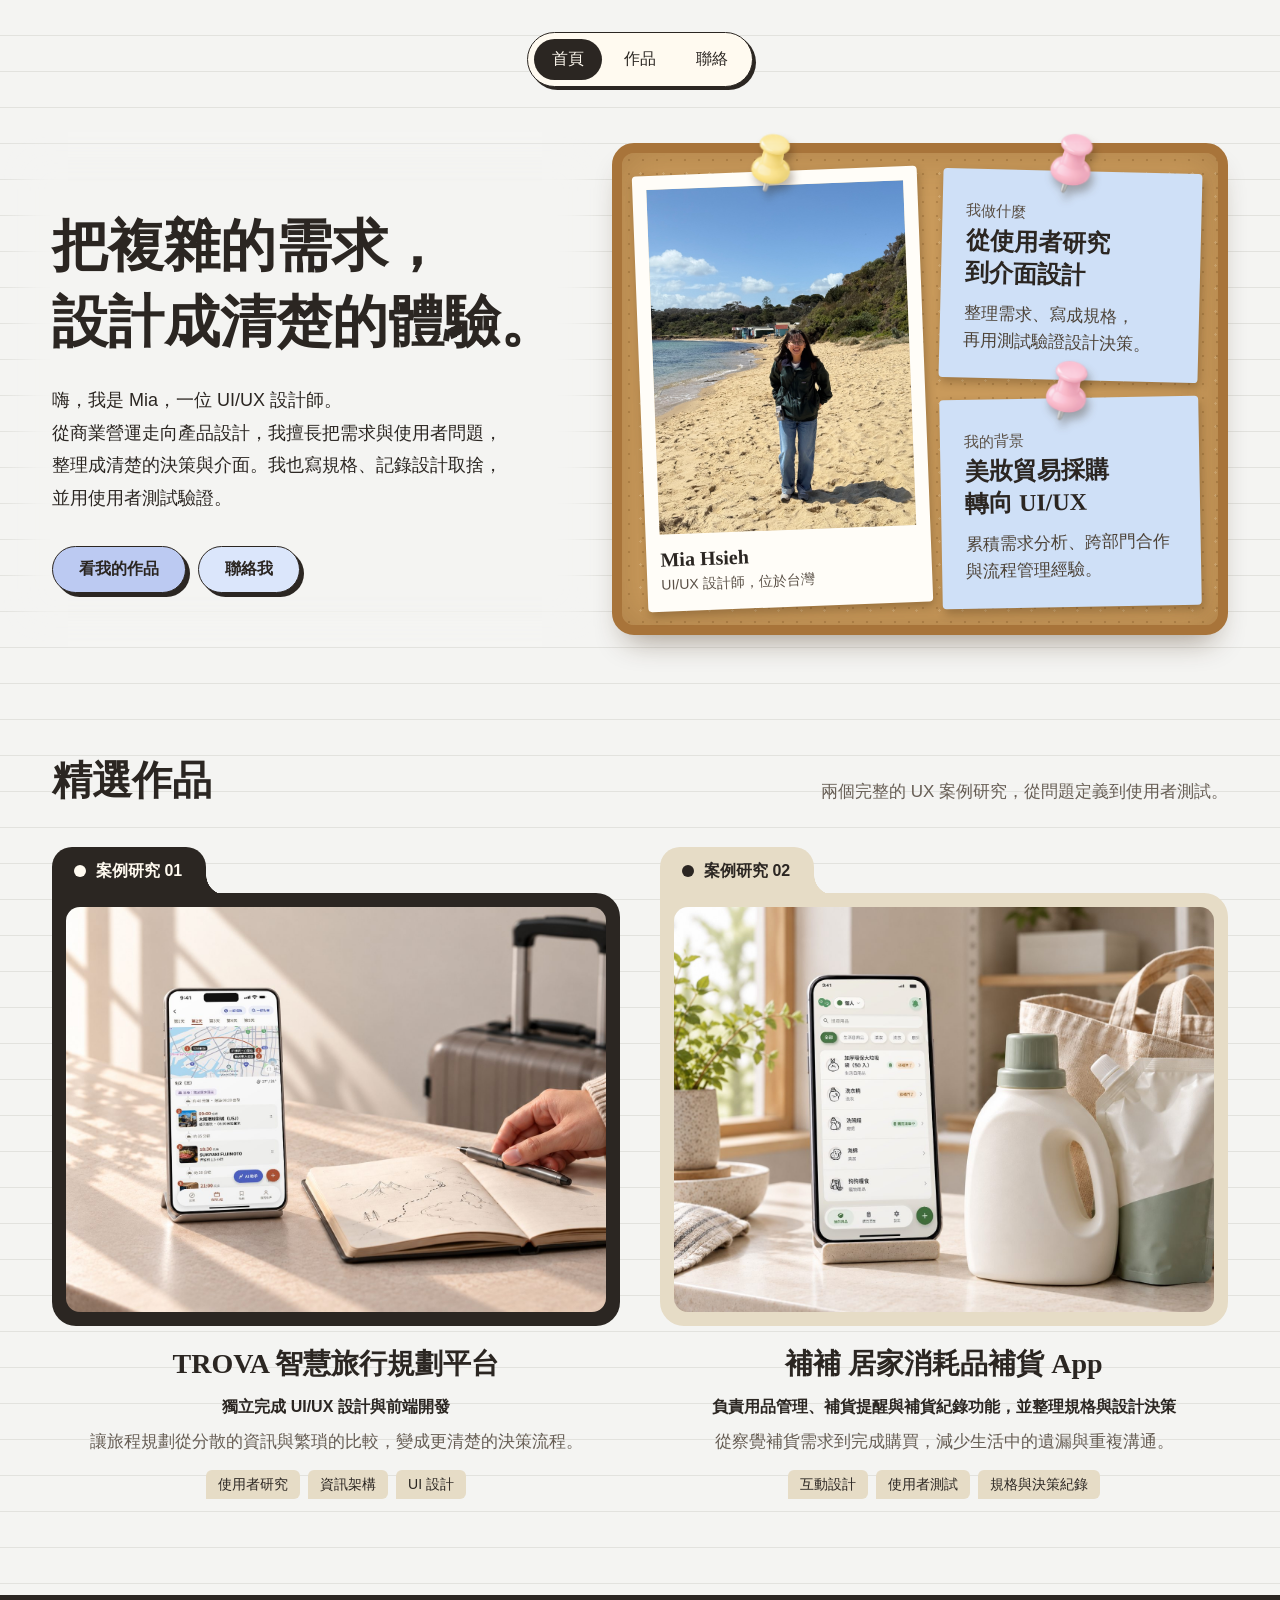
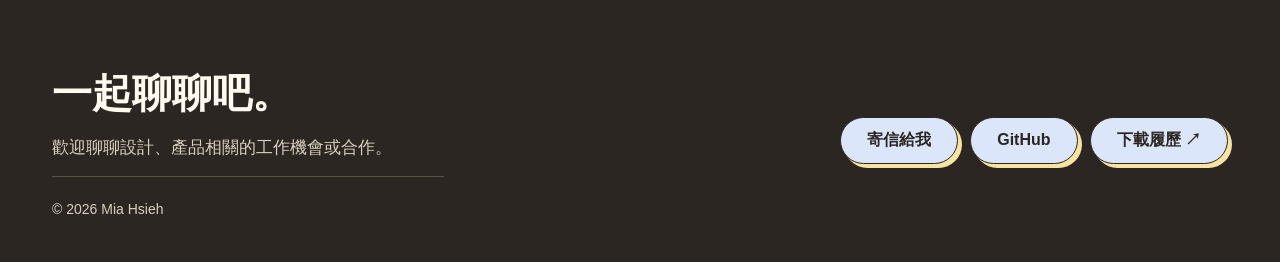
<file: index.html>
<!doctype html>
<html lang="zh-Hant">
<head>
<!-- Google Tag Manager -->
<script>
  (function (w, d, s, l, i) {
    w[l] = w[l] || [];
    w[l].push({ "gtm.start": new Date().getTime(), event: "gtm.js" });
    var f = d.getElementsByTagName(s)[0],
      j = d.createElement(s),
      dl = l != "dataLayer" ? "&l=" + l : "";
    j.async = true;
    j.src = "https://www.googletagmanager.com/gtm.js?id=" + i + dl;
    f.parentNode.insertBefore(j, f);
  })(window, document, "script", "dataLayer", "GTM-WN36JB98");
</script>
<!-- End Google Tag Manager -->
<meta charset="utf-8" />
<meta name="viewport" content="width=device-width, initial-scale=1" />
<title>Mia Hsieh — UI/UX 設計作品集</title>
<meta name="description" content="Mia Hsieh 的個人作品集。從商業營運走向 UI/UX 設計，專注於清晰且有目的的數位體驗。" />
<meta property="og:title" content="Mia Hsieh — UI/UX 設計作品集" />
<meta property="og:description" content="Designing for clarity & purpose." />
<meta property="og:type" content="website" />
<meta name="theme-color" content="#f2f0e9" />
<link rel="icon" href="favicon.svg" type="image/svg+xml" />
<link rel="preconnect" href="https://fonts.googleapis.com" />
<link rel="preconnect" href="https://fonts.gstatic.com" crossorigin />
<link href="https://fonts.googleapis.com/css2?family=Noto+Sans+TC:wght@400;500;700&family=Noto+Serif+TC:wght@600;700&display=swap" rel="stylesheet" />
<style>
  :root {
    --paper: #f4f4f2;
    --line: #e2e2de;
    --ink: #2b2622;
    --muted: #675e55;
    --cork: #c99a5b;
    --frame: #a8743a;
    --blue: #bccaf2;
    --yellow: #f6e4a0;
    --green: #bfe4cb;
    --pink: #f8c8d4;
    --sand: #e6dcc6;
    --serif: "Noto Serif TC", "Songti TC", serif;
    --sans: "Noto Sans TC", "PingFang TC", "Microsoft JhengHei", sans-serif;
  }
  * { box-sizing: border-box; }
  html { scroll-behavior: smooth; scroll-padding-top: 104px; }
  body {
    overflow-x: clip;
    margin: 0;
    font-family: var(--sans);
    font-size: 17px;
    line-height: 1.8;
    color: var(--ink);
    background-color: var(--paper);
    background-image: repeating-linear-gradient(to bottom, transparent 0 35px, var(--line) 35px 36px);
  }
  h1, h2, h3 { font-family: var(--serif); font-weight: 700; margin: 0; text-wrap: balance; word-break: keep-all; overflow-wrap: anywhere; }
  p { margin: 0; text-wrap: pretty; }
  .nb { display: inline-block; }
  a { color: inherit; }
  .wrap { max-width: 1240px; margin: 0 auto; padding: 0 32px; }

  /* nav */
  .nav { position: sticky; top: 16px; z-index: 10; display: flex; justify-content: center; padding-top: 16px; }
  .nav__pill { display: flex; align-items: center; gap: 4px; padding: 6px; background: #fffaf0; border: 1.5px solid var(--ink); border-radius: 999px; box-shadow: 3px 3px 0 var(--ink); }
  .nav__pill a { text-decoration: none; padding: 6px 18px; border-radius: 999px; font-size: 16px; font-weight: 500; }
  .nav__pill a[aria-current] { background: var(--ink); color: #fffaf0; }
  .nav__pill a:not([aria-current]):hover { background: var(--yellow); }

  /* hero */
  .hero { display: grid; grid-template-columns: 0.9fr 1.1fr; gap: 56px; align-items: center; padding: 72px 0 96px; }
  .hero__copy { position: relative; background: var(--paper); box-shadow: 0 0 28px 28px var(--paper); }
  .badge { display: inline-flex; align-items: center; gap: 8px; padding: 4px 14px; background: var(--green); border: 1.5px solid var(--ink); border-radius: 999px; font-size: 15px; font-weight: 500; }
  .badge i { width: 9px; height: 9px; border-radius: 50%; background: #2f8f5b; }
  .hero h1 { font-size: clamp(36px, 4.6vw, 56px); line-height: 1.35; margin: 24px 0 24px; }
  .hero__intro { max-width: 28em; color: var(--ink); font-size: 18px; font-weight: 500; }
  .actions { display: flex; gap: 12px; margin-top: 32px; flex-wrap: wrap; }
  .btn { display: inline-flex; align-items: center; justify-content: center; min-height: 44px; text-decoration: none; padding: 8px 26px; border: 1.5px solid var(--ink); border-radius: 999px; font-weight: 700; font-size: 16px; color: var(--ink); background: #dbe6fb; box-shadow: 4px 4px 0 var(--ink); transition: transform .12s, box-shadow .12s, background .12s; }
  .btn:hover { transform: translate(2px, 2px); box-shadow: 2px 2px 0 var(--ink); background: #c9d8f8; }
  .btn--dark { background: var(--blue); }
  .btn--dark:hover { background: #a9bbee; }

  /* bulletin board */
  .board { position: relative; padding: 18px; background: var(--cork); border: 10px solid var(--frame); border-radius: 22px; box-shadow: 0 18px 30px -14px rgba(60, 35, 10, .45), inset 0 0 40px rgba(90, 55, 20, .25);
    background-image: radial-gradient(rgba(120, 80, 30, .28) 1.2px, transparent 1.6px), radial-gradient(rgba(255, 240, 210, .22) 1px, transparent 1.4px); background-size: 14px 14px, 23px 23px; background-position: 0 0, 7px 9px; }
  .board__grid { display: grid; grid-template-columns: 1.1fr 1fr; gap: 18px 16px; }
  .note { position: relative; padding: 18px 16px 14px; border-radius: 4px; box-shadow: 2px 5px 10px rgba(60, 35, 10, .3); font-size: 15px; line-height: 1.6; }
  .note b { display: block; font-family: var(--serif); font-size: 20px; line-height: 1.35; margin-top: 2px; }
  .note small { display: block; font-size: 14px; color: #5a5046; margin-bottom: 2px; }
  .pin { position: absolute; top: -40px; left: 50%; width: 64px; height: 64px; margin-left: -32px; z-index: 2; transform: rotate(var(--r, 0deg)); filter: drop-shadow(3px 7px 4px rgba(50, 30, 10, .32)); }
  .note--photo { grid-row: span 2; background: #fffdf8; padding: 14px 14px 14px; transform: rotate(-2.2deg); }
  .note--photo { display: flex; flex-direction: column; }
  .photo { flex: 1; min-height: 240px; overflow: hidden; background: #e7d9bd; }
  .note--paper p { text-wrap: balance; }
  .photo img { width: 100%; height: 100%; object-fit: cover; object-position: 52% 62%; display: block; }
  .note--photo b { margin-top: 12px; }
  .note--paper { background: #cfe0f7; padding: 30px 24px 24px; font-size: 17px; }
  .note--paper small { font-size: 15px; }
  .note--paper b { font-size: 24px; margin: 2px 0 10px; }
  .note--paper p { color: #4d4338; }
  .note--paper:nth-of-type(2) { transform: rotate(1.4deg); }
  .note--paper:nth-of-type(3) { transform: rotate(-1deg); }

  /* section head */
  .section { padding: 24px 0 96px; }
  .section__head { display: flex; align-items: end; justify-content: space-between; gap: 24px; margin-bottom: 40px; flex-wrap: wrap; }
  .section__head h2 { font-size: clamp(30px, 3.4vw, 40px); line-height: 1.3; }
  .section__head p { color: var(--muted); max-width: 26em; }

  /* folder cards */
  .folders { display: grid; grid-template-columns: repeat(2, 1fr); gap: 40px; }
  .folder { display: block; text-decoration: none; }
  .folder__body { position: relative; margin-top: 46px; padding: 14px; background: var(--fc); border-radius: 0 24px 24px 24px; }
  .folder__shape { display: none; }
  .folder--dark { --fc: #2b2622; --fi: #fffaf0; }
  .folder--sand { --fc: var(--sand); --fi: var(--ink); }
  .folder__tab { position: absolute; top: -46px; left: 0; height: 48px; display: flex; align-items: center; gap: 10px; padding: 0 24px 0 22px; background: var(--fc); border-radius: 20px 20px 0 0; color: var(--fi); font-weight: 700; font-size: 16px; }
  .folder__tab::after { content: ""; position: absolute; right: -20px; bottom: 0; width: 20px; height: 20px; background: radial-gradient(circle at 100% 0, transparent 19.5px, var(--fc) 20px); }
  .folder__tab i { width: 12px; height: 12px; border-radius: 50%; background: var(--fi); }
  .folder__img { position: relative; aspect-ratio: 4 / 3; overflow: hidden; border-radius: 14px; }
  .folder__img img { width: 100%; height: 100%; object-fit: cover; display: block; transition: transform .4s; }
  .folder:hover .folder__img img { transform: scale(1.03); }
  .folder__info { padding: 20px 8px 0; text-align: center; }
  .folder__info h3 { font-size: 28px; line-height: 1.3; }
  .folder__info p { color: var(--muted); margin-top: 6px; }
  .folder__info .folder__role { margin-top: 10px; color: var(--ink); font-weight: 700; font-size: 16px; }
  .tags { display: flex; justify-content: center; gap: 8px; margin-top: 12px; flex-wrap: wrap; }
  .tags span { padding: 2px 12px; background: var(--sand); border-radius: 6px 6px 6px 0; font-size: 14px; font-weight: 500; }

  /* footer */
  .foot { background: var(--ink); color: #fffaf0; padding: 72px 0 40px; }
  .foot h2 { font-size: clamp(30px, 3.4vw, 40px); line-height: 1.35; }
  .foot p { color: #d9cfbf; margin-top: 12px; max-width: 28em; }
  .foot__row { display: flex; justify-content: space-between; gap: 32px; flex-wrap: wrap; align-items: end; }
  .foot__links { display: flex; gap: 12px; flex-wrap: wrap; }
  .foot .btn { box-shadow: 4px 4px 0 var(--yellow); }
  .foot .btn:hover { box-shadow: 2px 2px 0 var(--yellow); }
  .foot__copy { margin-top: 56px; padding-top: 20px; border-top: 1px solid #5a5046; font-size: 14px; color: #b9ad9c; }

  :focus-visible { outline: 3px solid #3d5adf; outline-offset: 3px; }
  .foot :focus-visible { outline-color: #fffaf0; }
  @media (max-width: 920px) {
    .hero { grid-template-columns: 1fr; padding-top: 48px; }
    .folders { grid-template-columns: 1fr; }
  }
  .hero > * { min-width: 0; }
  @media (max-width: 520px) {
    .hero h1 { font-size: clamp(28px, 8.5vw, 36px); }
    .nav__pill a { padding: 6px 12px; white-space: nowrap; font-size: 15px; }
    .wrap { padding: 0 20px; }
    .board__grid { grid-template-columns: 1fr; gap: 52px 0; }
    .note--photo { grid-row: auto; }
    .photo { min-height: 280px; }
    .note { font-size: 15px; }
    .note b { font-size: 20px; }
    .note--paper b { font-size: 22px; }
  }
  @media (prefers-reduced-motion: reduce) { * { transition: none !important; } }
</style>
</head>
<body>
<!-- Google Tag Manager (noscript) -->
<noscript><iframe src="https://www.googletagmanager.com/ns.html?id=GTM-WN36JB98" height="0" width="0" style="display: none; visibility: hidden"></iframe></noscript>
<!-- End Google Tag Manager (noscript) -->
  <svg width="0" height="0" style="position:absolute" aria-hidden="true">
    <defs>
      <linearGradient id="shade" x1="0" x2="1" y1="0" y2="0">
        <stop offset="0" stop-color="#fff" stop-opacity=".3" />
        <stop offset=".5" stop-color="#fff" stop-opacity="0" />
        <stop offset="1" stop-color="#000" stop-opacity=".3" />
      </linearGradient>
      <symbol id="pin" viewBox="0 0 60 84">
        <ellipse cx="30" cy="52" rx="23" ry="21" fill="currentColor" />
        <ellipse cx="30" cy="52" rx="23" ry="21" fill="url(#shade)" />
        <path d="M19 44 L21 24 H39 L41 44Z" fill="currentColor" />
        <path d="M19 44 L21 24 H39 L41 44Z" fill="url(#shade)" />
        <path d="M5 20 a25 10 0 0 0 50 0 v5 a25 10 0 0 1 -50 0Z" fill="currentColor" />
        <path d="M5 20 a25 10 0 0 0 50 0 v5 a25 10 0 0 1 -50 0Z" fill="#000" opacity=".22" />
        <ellipse cx="30" cy="20" rx="25" ry="10" fill="currentColor" />
        <ellipse cx="30" cy="18" rx="19" ry="6" fill="#fff" opacity=".3" />
        <ellipse cx="16" cy="52" rx="4" ry="10" fill="#fff" opacity=".55" transform="rotate(12 16 52)" />
        <ellipse cx="43" cy="63" rx="9" ry="6" fill="#000" opacity=".1" />
      </symbol>
    </defs>
  </svg>

  <nav class="nav" aria-label="主選單">
    <div class="nav__pill">
      <a href="#top" aria-current="page">首頁</a>
      <a href="#work">作品</a>
      <a href="#contact">聯絡</a>
    </div>
  </nav>

  <main id="top" class="wrap">
    <section class="hero">
      <div class="hero__copy">
        <h1>把複雜的需求，<br />設計成清楚的體驗。</h1>
        <p class="hero__intro">嗨，我是 Mia，一位 UI/UX 設計師。<span class="nb">從商業營運走向產品設計，</span><span class="nb">我擅長把需求與使用者問題，</span><span class="nb">整理成清楚的決策與介面。</span><span class="nb">我也寫規格、記錄設計取捨，</span><span class="nb">並用使用者測試驗證。</span></p>
        <div class="actions">
          <a class="btn btn--dark" href="#work">看我的作品</a>
          <a class="btn" href="#contact">聯絡我</a>
        </div>
      </div>

      <div class="board" aria-label="自我介紹布告欄">
        <div class="board__grid">
          <div class="note note--photo">
            <img class="pin" src="assets/icons/pin-yellow.png" alt="" aria-hidden="true" />
            <div class="photo"><img src="assets/profolio-photo.jpg" alt="Mia Hsieh 在海邊微笑的照片" /></div>
            <b>Mia Hsieh</b>
            <small>UI/UX 設計師，位於台灣</small>
          </div>
          <div class="note note--paper">
            <img class="pin" src="assets/icons/pin-pink.png" alt="" aria-hidden="true" />
            <small>我做什麼</small>
            <b><span class="nb">從使用者研究</span><span class="nb">到介面設計</span></b>
            <p><span class="nb">整理需求、寫成規格，</span><span class="nb">再用測試驗證設計決策。</span></p>
          </div>
          <div class="note note--paper">
            <img class="pin" src="assets/icons/pin-pink.png" alt="" aria-hidden="true" />
            <small>我的背景</small>
            <b><span class="nb">美妝貿易採購</span><span class="nb">轉向 UI/UX</span></b>
            <p><span class="nb">累積需求分析、跨部門合作</span><span class="nb">與流程管理經驗。</span></p>
          </div>
        </div>
      </div>
    </section>

    <section class="section" id="work">
      <div class="section__head">
        <h2>精選作品</h2>
        <p>兩個完整的 UX 案例研究，從問題定義到使用者測試。</p>
      </div>
      <div class="folders">
        <a class="folder folder--dark" href="case.html">
          <div class="folder__body">
            <div class="folder__shape"></div>
            <div class="folder__tab"><i></i>案例研究 01</div>
            <div class="folder__img"><img src="assets/trova.jpg" alt="TROVA 旅行規劃 App 的手機畫面，放在桌上的手帳本旁" /></div>
          </div>
          <div class="folder__info">
            <h3>TROVA 智慧旅行規劃平台</h3>
            <p class="folder__role">獨立完成 UI/UX 設計與前端開發</p>
            <p>讓旅程規劃從分散的資訊與繁瑣的比較，變成更清楚的決策流程。</p>
            <div class="tags"><span>使用者研究</span><span>資訊架構</span><span>UI 設計</span></div>
          </div>
        </a>
        <a class="folder folder--sand" href="bubu.html">
          <div class="folder__body">
            <div class="folder__shape"></div>
            <div class="folder__tab"><i></i>案例研究 02</div>
            <div class="folder__img"><img src="assets/home-restock.jpg" alt="補補 補貨 App 的手機畫面，旁邊是洗衣精、帆布袋與盆栽" /></div>
          </div>
          <div class="folder__info">
            <h3>補補 居家消耗品補貨 App</h3>
            <p class="folder__role">負責用品管理、補貨提醒與補貨紀錄功能，並整理規格與設計決策</p>
            <p>從察覺補貨需求到完成購買，減少生活中的遺漏與重複溝通。</p>
            <div class="tags"><span>互動設計</span><span>使用者測試</span><span>規格與決策紀錄</span></div>
          </div>
        </a>
      </div>
    </section>

  </main>

  <footer class="foot" id="contact">
    <div class="wrap">
      <div class="foot__row">
        <div>
          <h2>一起聊聊吧。</h2>
          <p>歡迎聊聊設計、產品相關的工作機會或合作。</p>
        </div>
        <div class="foot__links">
          <a class="btn" href="mailto:xiedailing0324@gmail.com">寄信給我</a>
          <a class="btn" href="https://github.com/xiedailing">GitHub</a>
          <a class="btn" href="https://drive.google.com/file/d/1AfnqtKHrAko7YDGQRk9yOuyXghv6678u/view?usp=sharing" target="_blank" rel="noopener noreferrer">下載履歷 ↗</a>
        </div>
      </div>
      <p class="foot__copy">© 2026 Mia Hsieh</p>
    </div>
  </footer>
</body>
</html>
</file>
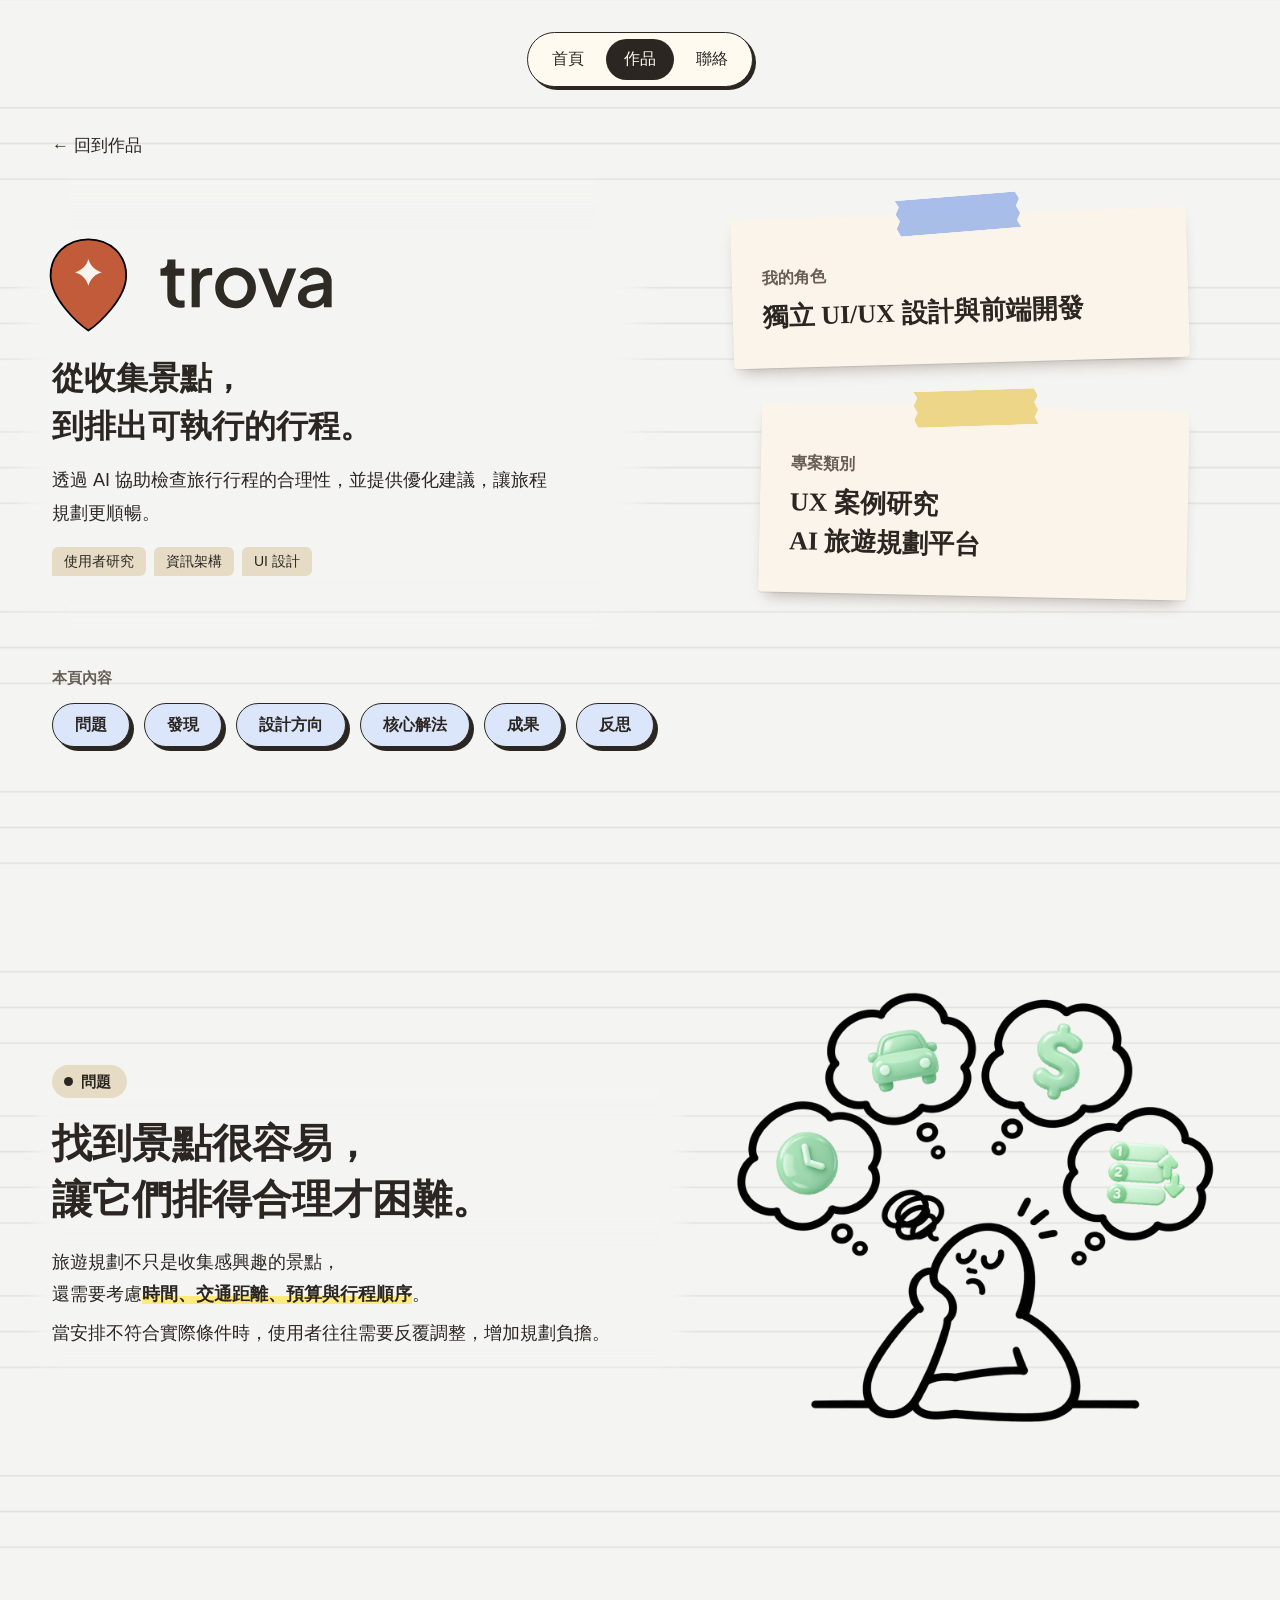
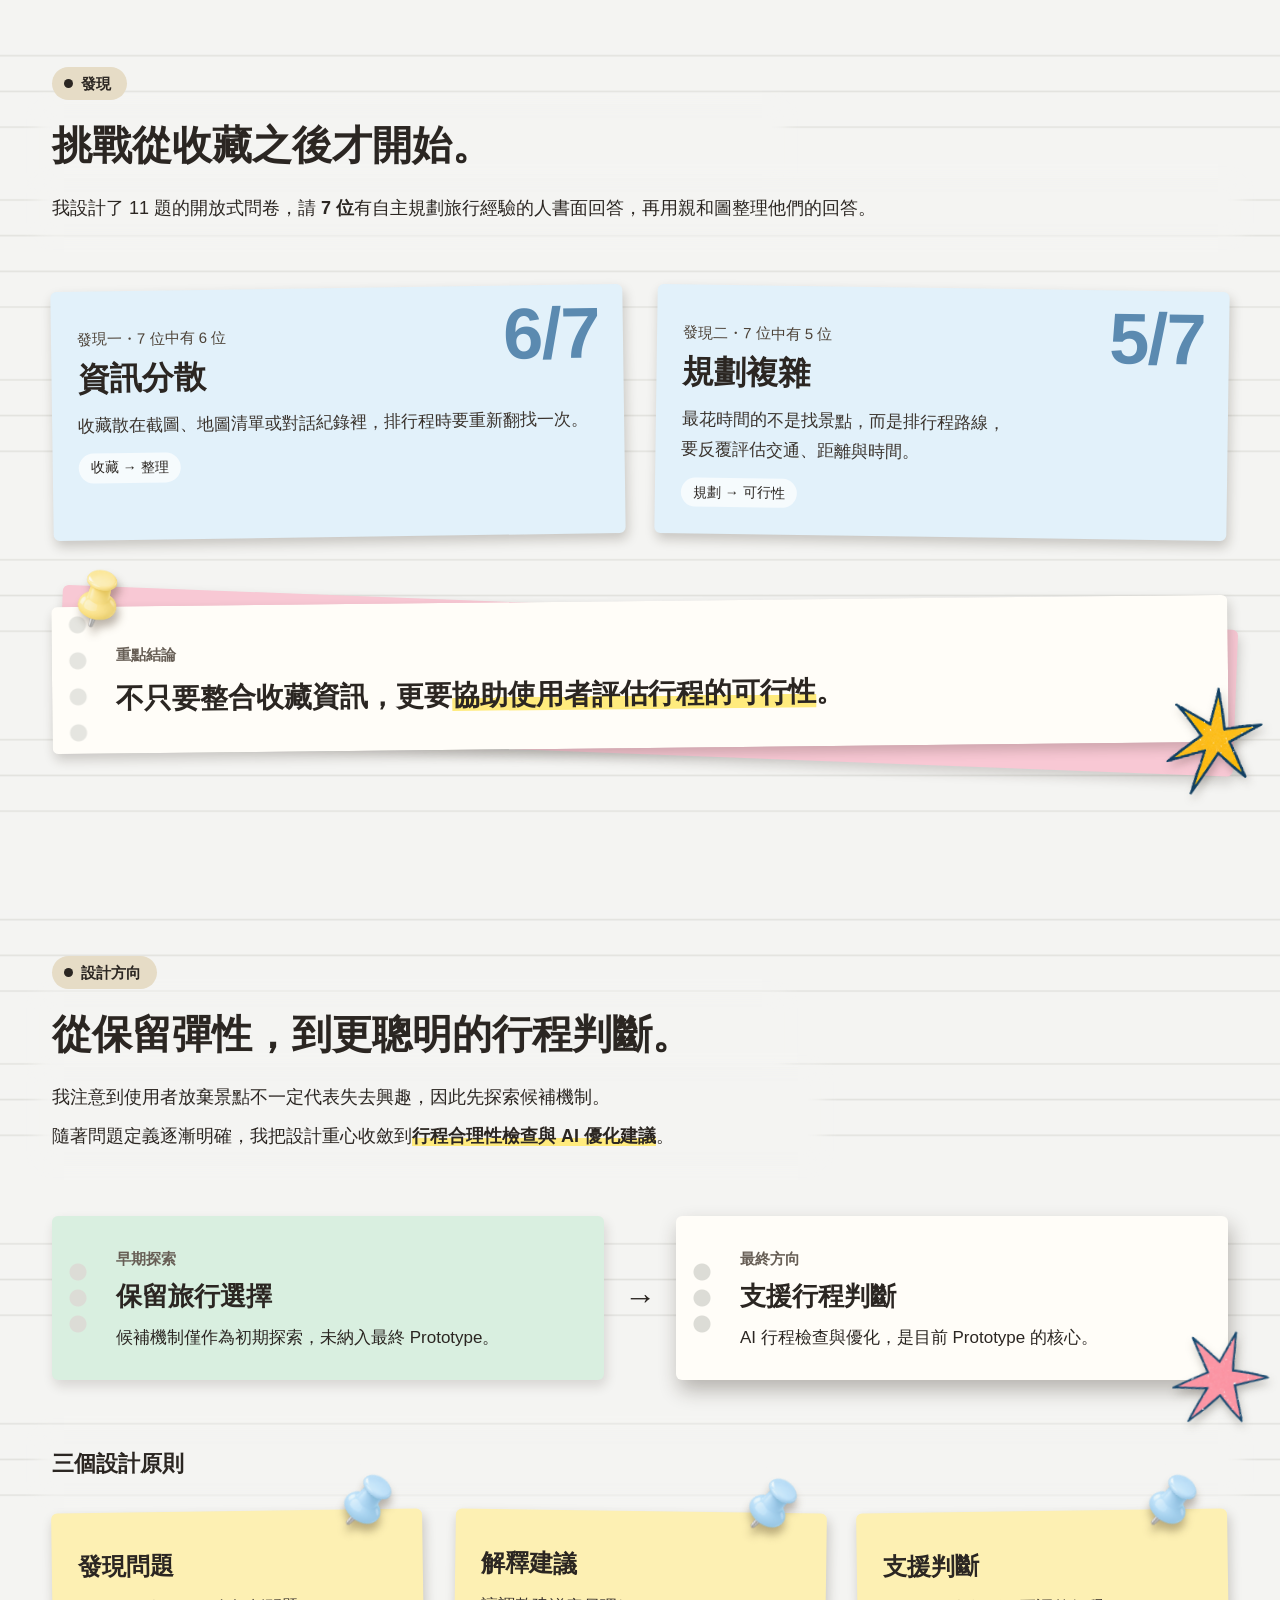
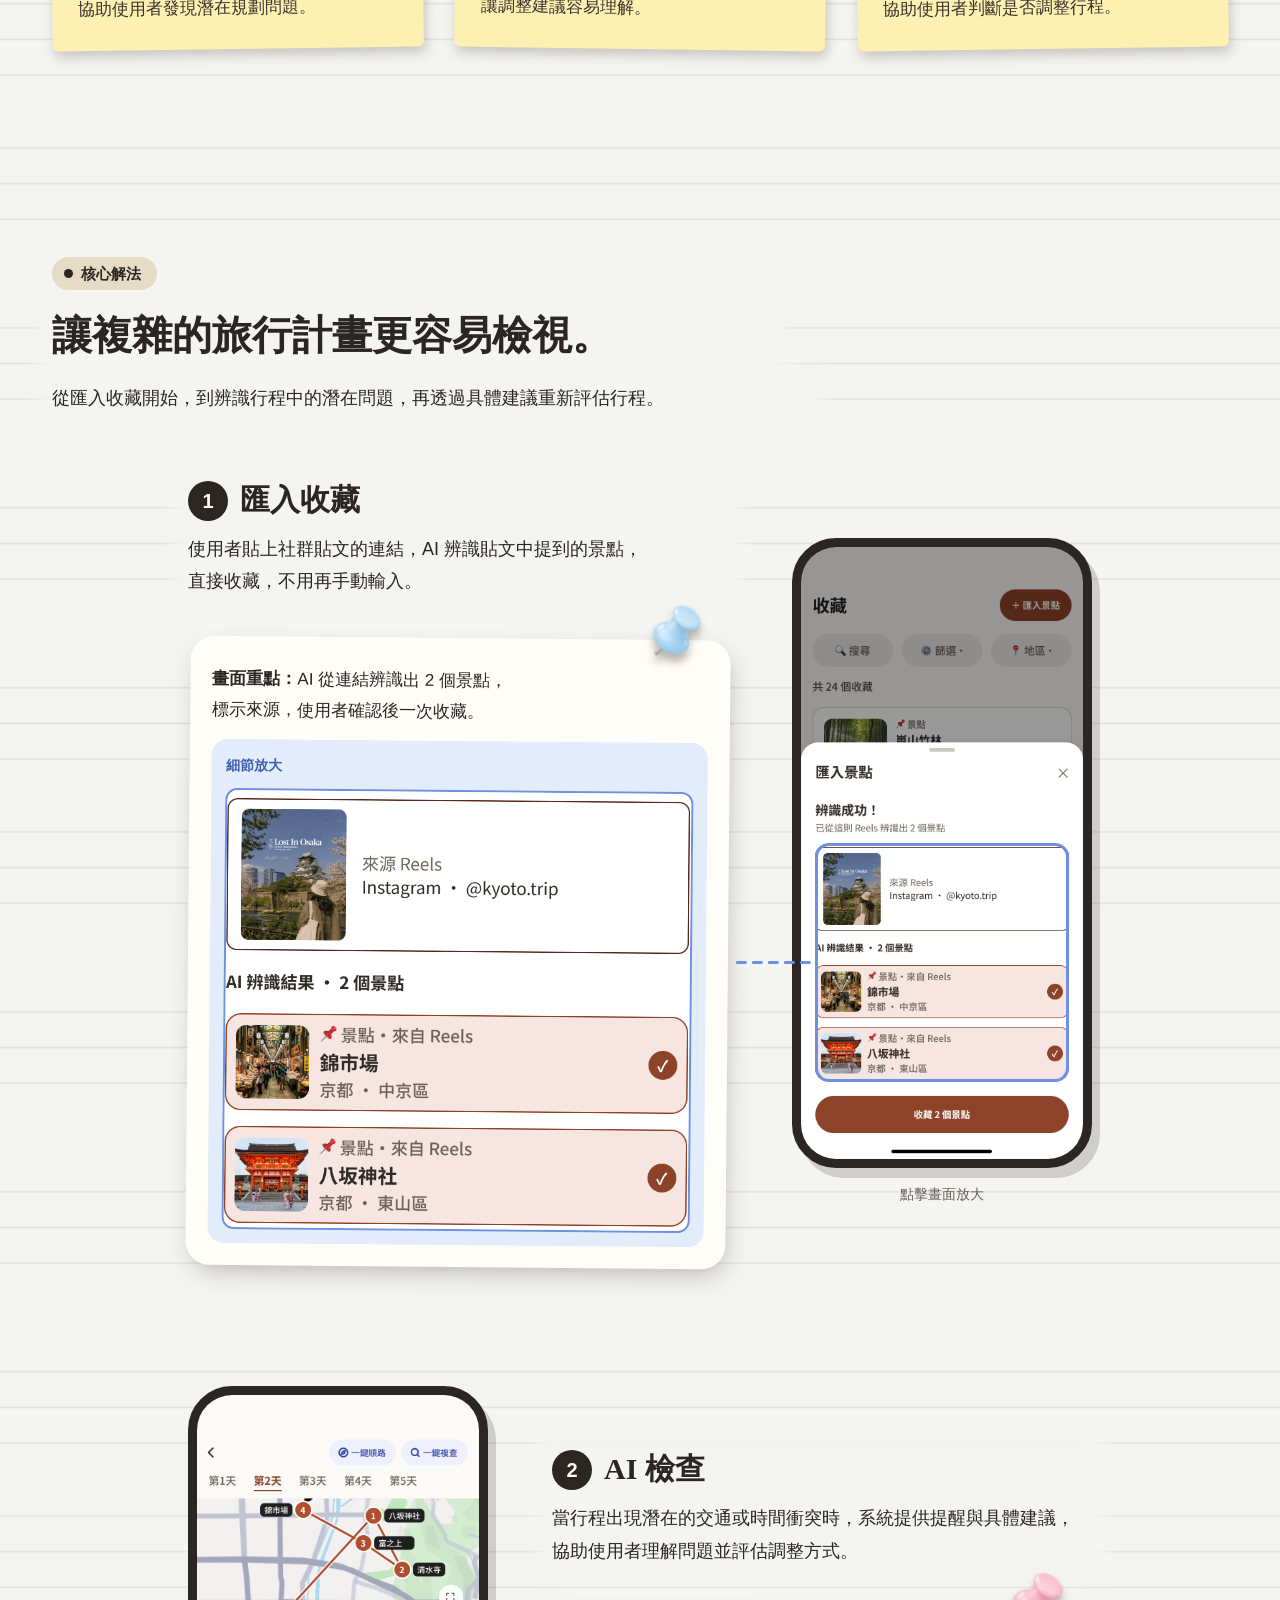
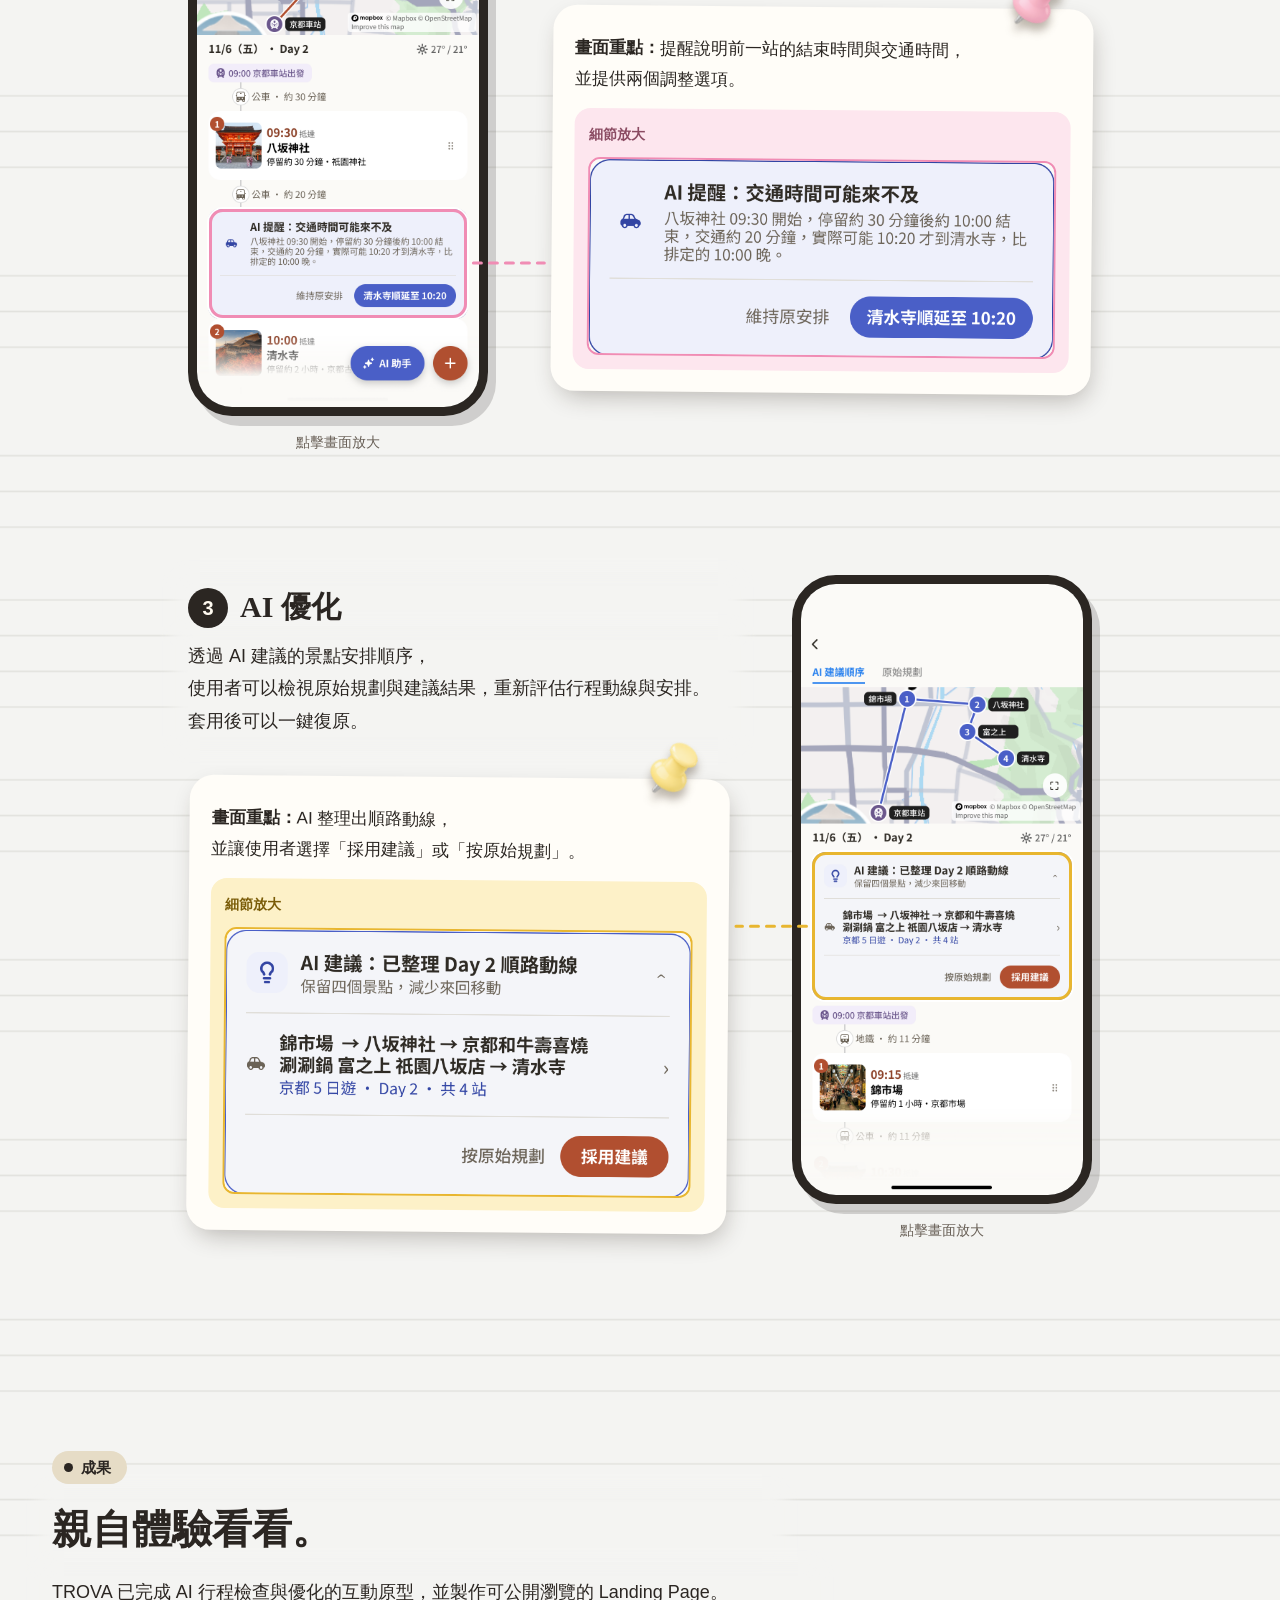
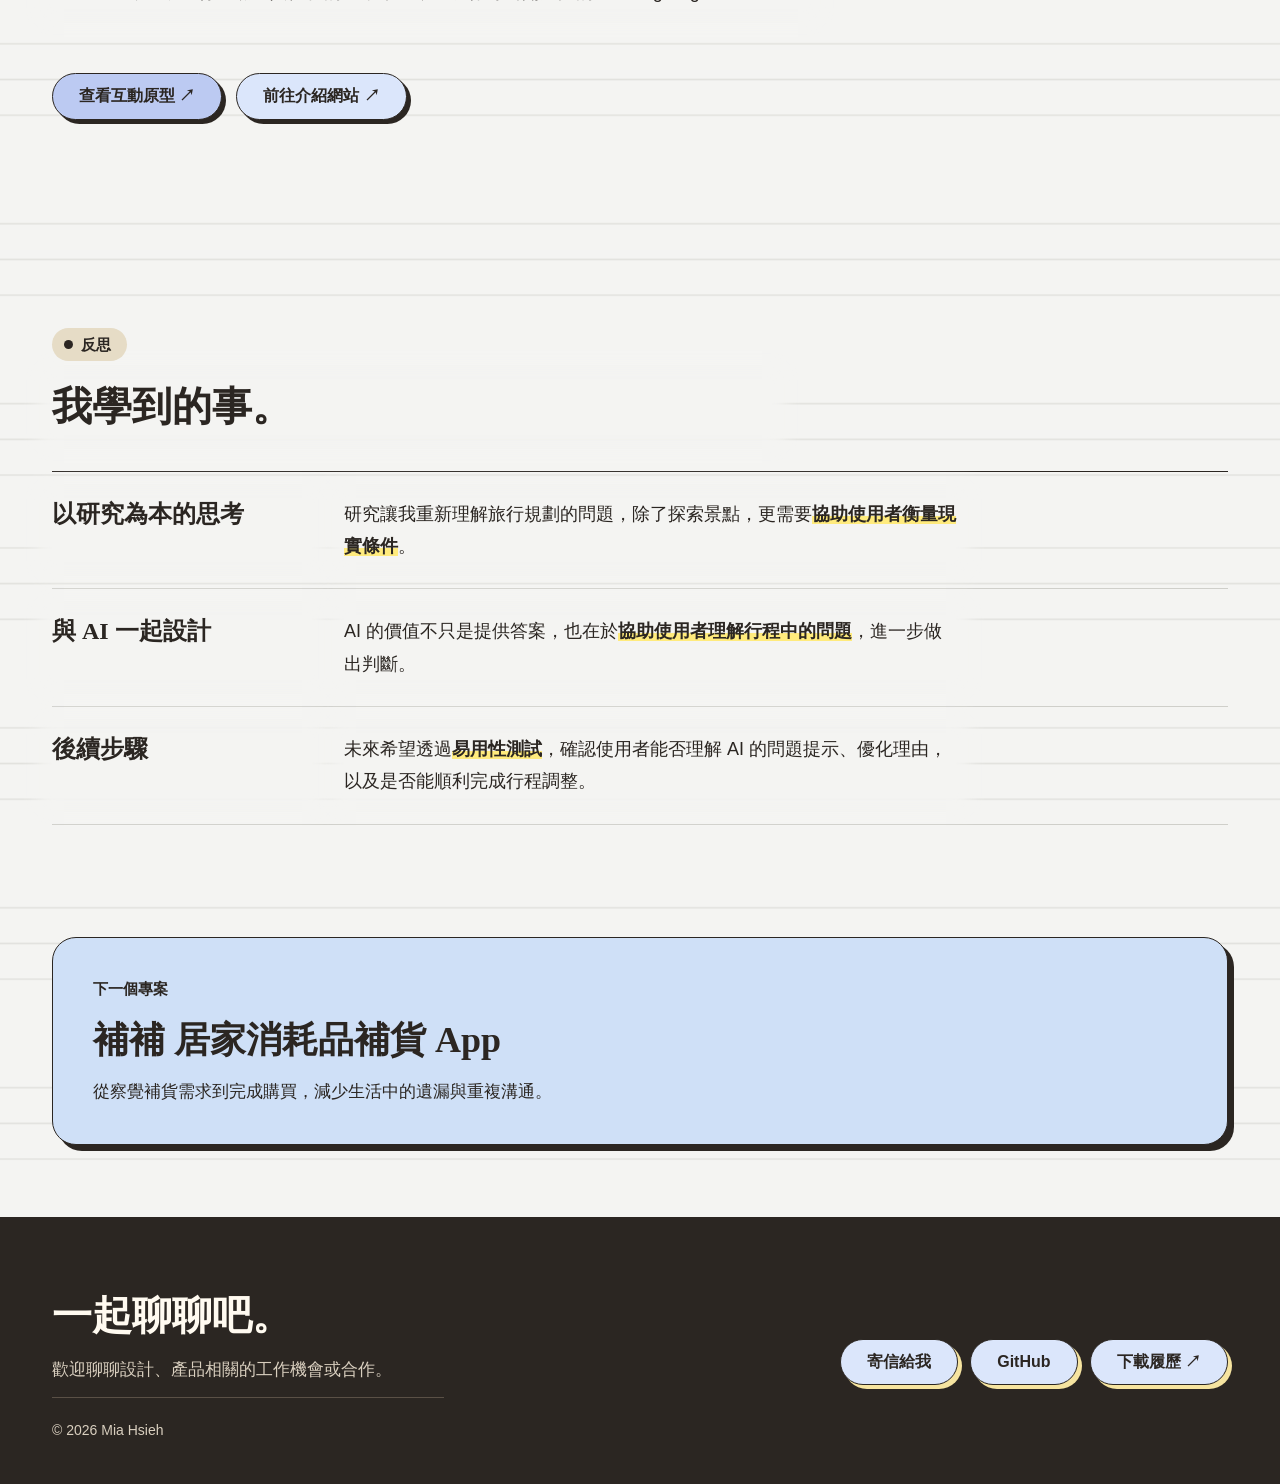
<file: case.html>
<!doctype html>
<html lang="zh-Hant">
<head>
<!-- Google Tag Manager -->
<script>
  (function (w, d, s, l, i) {
    w[l] = w[l] || [];
    w[l].push({ "gtm.start": new Date().getTime(), event: "gtm.js" });
    var f = d.getElementsByTagName(s)[0],
      j = d.createElement(s),
      dl = l != "dataLayer" ? "&l=" + l : "";
    j.async = true;
    j.src = "https://www.googletagmanager.com/gtm.js?id=" + i + dl;
    f.parentNode.insertBefore(j, f);
  })(window, document, "script", "dataLayer", "GTM-WN36JB98");
</script>
<!-- End Google Tag Manager -->
<meta charset="utf-8" />
<meta name="viewport" content="width=device-width, initial-scale=1" />
<title>TROVA. — UX Case Study | Mia Hsieh</title>
<meta name="description" content="TROVA. 智慧旅行規劃整合平台:從使用者研究、問題定義到 AI 行程檢查與優化的 UX/UI 案例研究。" />
<meta property="og:title" content="TROVA. — UX Case Study | Mia Hsieh" />
<meta property="og:description" content="從收集景點，到排出可執行的行程。" />
<meta property="og:type" content="article" />
<meta name="theme-color" content="#f2f0e9" />
<link rel="icon" href="favicon.svg" type="image/svg+xml" />
<link rel="preconnect" href="https://fonts.googleapis.com" />
<link rel="preconnect" href="https://fonts.gstatic.com" crossorigin />
<link href="https://fonts.googleapis.com/css2?family=Noto+Sans+TC:wght@400;500;700&family=Noto+Serif+TC:wght@600;700&display=swap" rel="stylesheet" />
<link rel="stylesheet" href="base.css" />
<style>
  .case-hero { padding: 56px 0 112px; }
  .back { display: inline-block; font-weight: 500; text-decoration: none; padding: 4px 0; margin-bottom: 28px; }
  .back:hover { text-decoration: underline; }
  .case-hero__grid { display: grid; grid-template-columns: 1fr 1fr; gap: 56px; align-items: center; }
  .case-hero__copy { background: var(--paper); box-shadow: 0 0 28px 28px var(--paper); position: relative; }
  .case-hero h1 { font-size: clamp(52px, 7vw, 88px); line-height: 1.1; letter-spacing: .02em; }
  .case-hero .lead { font-family: var(--serif); font-weight: 700; font-size: clamp(24px, 2.6vw, 32px); line-height: 1.5; margin: 20px 0 14px; }
  .case-hero .sum { font-size: 18px; font-weight: 500; max-width: 28em; }
  .tags { justify-content: flex-start; margin-top: 18px; }
  .hero-photo { border-radius: 24px; overflow: hidden; border: 1.5px solid var(--ink); box-shadow: 6px 6px 0 var(--ink); aspect-ratio: 4 / 3; }
  .hero-photo img { width: 100%; height: 100%; object-fit: cover; display: block; }
  .hero-stickers { display: grid; gap: 44px; padding: 20px 0 20px 24px; max-width: 480px; justify-self: center; width: 100%; }
  .hero-stickers .sticker { padding: 46px 30px 32px; }
  .hero-stickers .sticker small { font-size: 16px; margin-bottom: 4px; }
  .hero-stickers .sticker span { font-size: 26px; line-height: 1.5; }
  .hero-stickers .sticker::before { width: 124px; height: 36px; margin-left: -62px; top: -17px; }
  .hero-stickers .sticker:nth-child(1) { --tape: #9fb6ea; transform: rotate(-1.6deg); }
  .hero-stickers .sticker:nth-child(2) { --tape: #ecd27a; transform: rotate(1.2deg); margin-left: 28px; }
  .s { display: block; }
  .logo { line-height: 0; margin-left: -14px; }
  .logo img { width: clamp(220px, 24vw, 300px); height: auto; display: block; }
  .label { display: inline-flex; align-items: center; gap: 8px; padding: 3px 16px 3px 12px; margin-bottom: 18px; background: var(--sand); border-radius: 999px; font-weight: 700; font-size: 15px; }
  .label::before { content: ""; width: 9px; height: 9px; border-radius: 50%; background: var(--ink); }
  .split { display: grid; grid-template-columns: 1.1fr .9fr; gap: 56px; align-items: center; }
  .factors__title { font-family: var(--serif); font-weight: 700; font-size: 20px; margin-bottom: 26px; }
  .factors__grid { display: grid; grid-template-columns: 1fr 1fr; gap: 28px 22px; }
  .factor { position: relative; background: #fbf4ea; border-radius: 3px; padding: 30px 18px 18px; font-family: var(--serif); font-weight: 700; font-size: 22px; text-align: center; box-shadow: 0 1px 1px rgba(0,0,0,.08), 0 10px 16px -8px rgba(60,40,20,.35); }
  .factor::before { content: ""; position: absolute; top: -13px; left: 50%; width: 80px; height: 26px; margin-left: -40px; background: var(--tape); opacity: .88; transform: rotate(-3deg); clip-path: polygon(0 0, 4% 20%, 0 40%, 4% 60%, 0 80%, 4% 100%, 100% 100%, 96% 80%, 100% 60%, 96% 40%, 100% 20%, 96% 0); }
  .factor:nth-child(1) { --tape: #9fb6ea; transform: rotate(-1.5deg); }
  .factor:nth-child(2) { --tape: #ecd27a; transform: rotate(1.2deg); }
  .factor:nth-child(3) { --tape: #9ed3b0; transform: rotate(1deg); }
  .factor:nth-child(4) { --tape: #f2a9bd; transform: rotate(-1.2deg); }
  .pin--tr { left: auto; right: 24px; top: -40px; margin-left: 0; --r: 25deg; }
  @media (max-width: 920px) { .split { grid-template-columns: minmax(0, 1fr); } }
  .split > *, .case-hero__grid > *, .compare > * { min-width: 0; }

  .block { padding: 96px 0 112px; }
  .block h2 { font-size: clamp(28px, 3.2vw, 40px); line-height: 1.4; max-width: 18em; }
  .block .intro { margin-top: 18px; max-width: 42em; font-size: 18px; }
  .block .intro .s + .s { margin-top: 6px; }
  .nb2 { display: inline-block; }
  .block strong { font-weight: 700; background: linear-gradient(transparent 58%, #ffeb7d 58%); }
  .group-title { font-family: var(--serif); font-weight: 700; font-size: 22px; margin: 64px 0 20px; }

  /* pinned notes */
  .notes { display: grid; gap: 40px 32px; margin-top: 64px; }
  .notes--2 { grid-template-columns: repeat(2, 1fr); }
  .notes--3 { grid-template-columns: repeat(3, 1fr); }
  .pn { position: relative; padding: 34px 26px 26px; border-radius: 6px; background: #cfe0f7; box-shadow: 2px 6px 12px rgba(40, 30, 20, .22); }
  .pn--yellow { background: #fdf0b3; }
  .pn--sky { background: #e2f1fa; }
  .pn:nth-child(odd) { transform: rotate(-.8deg); }
  .pn:nth-child(even) { transform: rotate(.8deg); }
  .pn small { display: block; font-size: 15px; color: #4d4338; font-weight: 500; }
  .pn h3 { font-size: 24px; line-height: 1.4; margin: 4px 0 10px; }
  .pn p { font-size: 17px; color: #3a332d; }
  .pn .path { margin-top: 12px; display: inline-block; padding: 2px 12px; background: rgba(255,255,255,.7); border-radius: 999px; font-size: 14px; font-weight: 500; }

  /* stacked takeaway */
  .takeaway { position: relative; margin-top: 64px; }
  .takeaway::before { content: ""; position: absolute; inset: 0; background: #f8c8d4; border-radius: 6px; transform: rotate(2.2deg) translate(8px, 6px); box-shadow: 2px 6px 12px rgba(40,30,20,.18); }
  .takeaway__paper { position: relative; background: #fffdf8; border-radius: 6px; padding: 34px 36px 32px 64px; box-shadow: 2px 6px 12px rgba(40,30,20,.2); transform: rotate(-.6deg);
    background-image: radial-gradient(circle at 26px 50%, #e5e5e0 0 8px, transparent 9px); background-size: 52px 36px; background-repeat: repeat-y; }
  .takeaway small { font-weight: 700; font-size: 15px; color: var(--muted); }
  .takeaway p.big { font-family: var(--serif); font-weight: 700; font-size: clamp(22px, 2.4vw, 28px); line-height: 1.6; margin-top: 6px; }

  /* compare notebook cards */
  .compare { display: grid; grid-template-columns: 1fr auto 1fr; gap: 20px; align-items: center; margin-top: 64px; }
  .nb { position: relative; background: #fffdf8; border-radius: 6px; padding: 28px 28px 26px 64px; box-shadow: 2px 6px 12px rgba(40,30,20,.2);
    background-image: radial-gradient(circle at 26px calc(50% - 26px), #dcdcd6 0 8px, transparent 9px), radial-gradient(circle at 26px 50%, #dcdcd6 0 8px, transparent 9px), radial-gradient(circle at 26px calc(50% + 26px), #dcdcd6 0 8px, transparent 9px); background-repeat: no-repeat; }
  .nb--early { background-color: #d9efe0; box-shadow: 2px 6px 12px rgba(40,30,20,.14); }
  .nb--final { box-shadow: 3px 10px 20px rgba(40,30,20,.3); }
  .nb small { font-weight: 700; font-size: 15px; color: var(--muted); }
  .nb h3 { font-size: 26px; line-height: 1.4; margin: 4px 0 8px; }
  .nb p { font-size: 17px; }
  .compare__arrow { font-size: 32px; font-weight: 700; }

  /* stages */
  .stage { display: grid; grid-template-columns: 300px 1fr; gap: 64px; align-items: center; margin-top: 56px; }
  .stage--rev { grid-template-columns: 1fr 300px; }
  .stage--rev .phone { order: 2; }
  .phone { border: 9px solid var(--ink); border-radius: 44px; overflow: hidden; background: #000; box-shadow: 8px 10px 0 rgba(43,38,34,.18); }
  .phone img { display: block; width: 100%; height: auto; }
  .stage h3 { font-size: 30px; line-height: 1.4; }
  .stage > div > p { margin-top: 12px; font-size: 18px; max-width: 30em; }
  .tape-note { position: relative; margin-top: 28px; max-width: 30em; background: #fbf4ea; border-radius: 3px; padding: 30px 22px 20px; box-shadow: 0 1px 1px rgba(0,0,0,.08), 0 10px 16px -8px rgba(60,40,20,.35); transform: rotate(-.8deg); font-size: 17px; }
  .tape-note::before { content: ""; position: absolute; top: -14px; left: 28px; width: 96px; height: 30px; background: #ecd27a; opacity: .88; transform: rotate(-3deg); clip-path: polygon(0 0, 3% 18%, 0 38%, 3% 58%, 0 78%, 3% 100%, 100% 100%, 97% 80%, 100% 60%, 97% 40%, 100% 20%, 97% 0); }
  .tape-note b { font-weight: 700; }

  .letter { display: inline-grid; place-items: center; width: 40px; height: 40px; margin-right: 12px; border-radius: 50%; background: var(--ink); color: #fffaf0; font-family: var(--sans); font-size: 20px; font-weight: 700; vertical-align: 2px; }
  .zoom-label { margin-top: 28px !important; font-weight: 700; font-size: 15px !important; color: var(--muted); }
  .aicard { position: relative; margin-top: 10px; max-width: 30em; padding: 24px 22px 20px; background: #fffdf8; border-radius: 18px; box-shadow: 3px 10px 20px -6px rgba(40,30,20,.3); transform: rotate(.8deg); }
  .aicard__head { display: flex; gap: 14px; align-items: flex-start; }
  .aicard__icon { flex: none; display: grid; place-items: center; width: 40px; height: 40px; border-radius: 50%; background: #cfe0f7; }
  .aicard__title { font-weight: 700; font-size: 18px; line-height: 1.5; }
  .aicard__body { margin-top: 6px; font-size: 16px; line-height: 1.8; color: #4d4338; }
  .aicard__actions { display: flex; align-items: center; justify-content: flex-end; gap: 18px; margin-top: 18px; padding-top: 16px; border-top: 1px solid #e6e1d6; font-size: 16px; font-weight: 500; }
  .aicard__primary { padding: 6px 18px; background: var(--ink); color: #fffaf0; border-radius: 999px; font-weight: 700; }
  .stage > div > .aicard + .tape-note { margin-top: 36px; }
  .stage { margin-top: 72px; }


  .pn--sky h3 { font-size: 32px; }
  .illus img { display: block; width: 100%; max-width: 520px; height: auto; margin: 0 auto; }
  .illus-ph { min-height: 340px; border: 2px dashed #b9b9b3; border-radius: 24px; display: grid; place-items: center; text-align: center; color: var(--muted); font-size: 16px; line-height: 1.8; }
  .phone-col { margin: 0; max-width: 300px; }
  .phone-col figcaption { margin-top: 14px; text-align: center; font-size: 14px; color: var(--muted); }
  .stage--rev .phone-col { order: 2; justify-self: end; }
  .phone-btn { position: relative; display: block; width: 100%; padding: 0; border: 0; background: none; cursor: zoom-in; }
  .phone-btn:hover img { filter: brightness(.96); }
  .hl { position: absolute; left: 2.97%; top: 67.1%; width: 94.06%; height: 18.97%; border: 3px solid #f08cb4; border-radius: 14px; box-shadow: 0 0 0 2px #fff; pointer-events: none; }
  .zoom-dot { display: inline-block; width: 12px; height: 12px; margin-right: 8px; border-radius: 3px; background: #f08cb4; }
  .aicard { border: 3px solid #f08cb4; }
  .block h2, .block .intro, .group-title, .stage > div > h3, .stage > div > p, .reflect h3, .reflect p { background: var(--paper); box-shadow: 0 0 16px 14px var(--paper); }
  .lb { border: 0; padding: 24px; background: transparent; width: 100%; height: 100%; max-width: 100%; max-height: 100%; cursor: zoom-out; }
  .lb[open] { display: grid; place-items: center; }
  .lb::backdrop { background: rgba(30, 25, 20, .85); }
  .lb img { display: block; max-height: calc(100vh - 48px); max-width: 100%; width: auto; border-radius: 36px; }
  .lb__close { position: fixed; top: 20px; right: 24px; width: 44px; height: 44px; border-radius: 50%; border: 1.5px solid var(--ink); background: #fffaf0; font-size: 20px; cursor: pointer; }
  @media (max-width: 920px) { .stage--rev .phone-col { order: 0; justify-self: start; } }


  .stage { position: relative; }
  .connector { position: absolute; inset: 0; width: 100%; height: 100%; pointer-events: none; overflow: visible; z-index: 3; }
  .detail { position: relative; margin-top: 40px; max-width: 36em; padding: 28px 22px 22px; background: #fffdf8; border-radius: 24px; box-shadow: 3px 10px 24px -6px rgba(40,30,20,.3); transform: rotate(.5deg); }
  .detail__text { font-size: 17px; margin-bottom: 14px; }
  .detail__inner { padding: 14px; background: #fde6ee; border-radius: 16px; }
  .detail__label { margin-bottom: 10px; font-size: 14px; font-weight: 700; color: #8a4b62; }
  .crop { overflow: hidden; border-radius: 12px; aspect-ratio: 739 / 323; background: #fff; border: 2px solid #f08cb4; }
  .crop img { display: block; width: 106.31%; margin-left: -3.157%; margin-top: -154.65%; max-width: none; }
  @media (max-width: 920px) { .connector { display: none; } }

  .hl { border-color: var(--hc, #f08cb4); }
  .crop { border-color: var(--hc, #f08cb4); }
  .detail__inner { background: var(--hbg, #fde6ee); }
  .detail__label { color: var(--hlt, #8a4b62); }
  .connector .line { stroke: var(--hc, #f08cb4); }
  .stage { margin-top: 120px; }
  .intro + .stage { margin-top: 64px; }

  @media (min-width: 921px) {
    .stage { grid-template-columns: 300px minmax(0, 540px); justify-content: center; gap: 64px; }
    .stage--rev { grid-template-columns: minmax(0, 540px) 300px; }
    .stage .detail { max-width: 100%; }
    .stage--rev .phone-col { justify-self: stretch; }
  }

  .star { position: absolute; z-index: 4; pointer-events: none; height: auto; filter: drop-shadow(2px 5px 4px rgba(40, 30, 20, .25)); }
  .star--pink { width: 132px; bottom: -62px; right: -58px; transform: rotate(8deg); }
  .star--yellow { width: 180px; bottom: -82px; right: -76px; transform: rotate(-6deg); }
  @media (max-width: 1100px) { .star--pink { width: 72px; bottom: -30px; right: 8px; } .star--yellow { width: 80px; bottom: -34px; right: 8px; } }

  .pn .evidence { margin: 14px 0 4px; padding: 10px 14px; background: rgba(255, 255, 255, .65); border-radius: 12px; font-size: 16px; font-weight: 500; color: var(--ink); }
  .pn .path { margin-top: 12px; }

  .intro b { font-weight: 700; }
  .pn .stat { position: absolute; top: 12px; right: 24px; font-family: var(--sans); font-weight: 700; font-size: 72px; line-height: 1; letter-spacing: -.02em; color: #5b8ab0; pointer-events: none; }
  @media (min-width: 921px) { .block .intro--one { max-width: none; } .intro--one .nb2 { white-space: nowrap; } .intro--one { white-space: nowrap; } }

  /* results + reflection */
  .links { display: flex; gap: 14px; flex-wrap: wrap; margin-top: 64px; }
  .reflect { margin-top: 36px; border-top: 1.5px solid var(--ink); }
  .reflect > div { display: grid; grid-template-columns: 260px 1fr; gap: 32px; padding: 26px 0; border-bottom: 1px solid #cfcfca; }
  .reflect h3 { font-size: 24px; line-height: 1.4; }
  .reflect p { font-size: 18px; max-width: 34em; }

  .next { display: block; text-decoration: none; margin: 0 0 72px; padding: 36px 40px; background: #cfe0f7; border: 1.5px solid var(--ink); border-radius: 24px; box-shadow: 6px 6px 0 var(--ink); transition: transform .12s, box-shadow .12s; }
  .next:hover { transform: translate(3px, 3px); box-shadow: 3px 3px 0 var(--ink); }
  .next small { font-weight: 700; font-size: 15px; }
  .next h3 { font-size: 36px; margin: 4px 0; }

  @media (max-width: 520px) { .block { padding: 64px 0 80px; } .case-hero { padding-bottom: 80px; } .stage { margin-top: 80px; } }
  @media (max-width: 920px) {
    .case-hero__grid, .compare { grid-template-columns: 1fr; }
    .notes--2, .notes--3 { grid-template-columns: 1fr; }
    .stage, .stage--rev { grid-template-columns: 1fr; gap: 32px; }
    .stage--rev .phone { order: 0; }
    .phone { max-width: 300px; }
    .reflect > div { grid-template-columns: 1fr; gap: 8px; }
    .compare__arrow { transform: rotate(90deg); justify-self: center; }
  }
</style>
</head>
<body>
<!-- Google Tag Manager (noscript) -->
<noscript><iframe src="https://www.googletagmanager.com/ns.html?id=GTM-WN36JB98" height="0" width="0" style="display: none; visibility: hidden"></iframe></noscript>
<!-- End Google Tag Manager (noscript) -->
  <svg width="0" height="0" style="position:absolute" aria-hidden="true">
    <defs>
      <linearGradient id="shade" x1="0" x2="1" y1="0" y2="0">
        <stop offset="0" stop-color="#fff" stop-opacity=".3" />
        <stop offset=".5" stop-color="#fff" stop-opacity="0" />
        <stop offset="1" stop-color="#000" stop-opacity=".3" />
      </linearGradient>
      <symbol id="pin" viewBox="0 0 60 84">
        <ellipse cx="30" cy="52" rx="23" ry="21" fill="currentColor" />
        <ellipse cx="30" cy="52" rx="23" ry="21" fill="url(#shade)" />
        <path d="M19 44 L21 24 H39 L41 44Z" fill="currentColor" />
        <path d="M19 44 L21 24 H39 L41 44Z" fill="url(#shade)" />
        <path d="M5 20 a25 10 0 0 0 50 0 v5 a25 10 0 0 1 -50 0Z" fill="currentColor" />
        <path d="M5 20 a25 10 0 0 0 50 0 v5 a25 10 0 0 1 -50 0Z" fill="#000" opacity=".22" />
        <ellipse cx="30" cy="20" rx="25" ry="10" fill="currentColor" />
        <ellipse cx="30" cy="18" rx="19" ry="6" fill="#fff" opacity=".3" />
        <ellipse cx="16" cy="52" rx="4" ry="10" fill="#fff" opacity=".55" transform="rotate(12 16 52)" />
        <ellipse cx="43" cy="63" rx="9" ry="6" fill="#000" opacity=".1" />
      </symbol>
    </defs>
  </svg>

  <nav class="nav" aria-label="主選單">
    <div class="nav__pill">
      <a href="index.html">首頁</a>
      <a href="index.html#work" aria-current="page">作品</a>
      <a href="#contact">聯絡</a>
    </div>
  </nav>

  <main class="wrap">
    <!-- Hero -->
    <section class="case-hero">
      <a class="back" href="index.html#work">← 回到作品</a>
      <div class="case-hero__grid">
        <div class="case-hero__copy">
          <h1 class="logo"><img src="assets/trova/trova_logo.svg" alt="TROVA" width="270" height="91" /></h1>
          <p class="lead">從收集景點，<br />到排出可執行的行程。</p>
          <p class="sum">透過 AI 協助檢查旅行行程的合理性，並提供優化建議，讓旅程規劃更順暢。</p>
          <div class="tags"><span>使用者研究</span><span>資訊架構</span><span>UI 設計</span></div>
        </div>
        <div class="hero-stickers">
          <div class="sticker"><small>我的角色</small><span><span class="nb2">獨立 UI/UX 設計</span><span class="nb2">與前端開發</span></span></div>
          <div class="sticker"><small>專案類別</small><span><span class="nb2" style="display:block">UX 案例研究</span><span class="nb2" style="display:block">AI 旅遊規劃平台</span></span></div>
        </div>
      </div>
      <nav class="toc" aria-label="本頁章節"><p class="toc__title">本頁內容</p><ul><li><a href="#problem">問題</a></li><li><a href="#findings">發現</a></li><li><a href="#direction">設計方向</a></li><li><a href="#solution">核心解法</a></li><li><a href="#outcome">成果</a></li><li><a href="#reflection">反思</a></li></ul></nav>
    </section>

    <!-- 問題 -->
    <section class="block" id="problem">
     <div class="split">
      <div>
      <span class="label">問題</span>
      <h2>找到景點很容易，讓它們排得合理才困難。</h2>
      <p class="intro"><span class="s"><span class="nb2">旅遊規劃不只是收集感興趣的景點，</span><span class="nb2">還需要考慮<strong>時間、交通距離、預算與行程順序</strong>。</span></span><span class="s"><span class="nb2">當安排不符合實際條件時，</span><span class="nb2">使用者往往需要反覆調整，增加規劃負擔。</span></span></p>
      </div>
      <div class="illus"><img src="assets/thinking.png" width="1254" height="1254" alt="一個人低頭思考，頭上的思考泡泡裡有時間、交通、預算與順序四個圖示" /></div>
     </div>
    </section>

    <!-- 研究 -->
    <section class="block" id="findings">
      <span class="label">發現</span>
      <h2>挑戰從收藏之後才開始。</h2>
      <p class="intro intro--one"><span class="nb2">我設計了 11 題的開放式問卷，</span><span class="nb2">請 <b>7 位</b>有自主規劃旅行經驗的人書面回答，</span><span class="nb2">再用親和圖整理他們的回答。</span></p>

      <div class="notes notes--2">
        <article class="pn pn--sky">
          <span class="stat" aria-hidden="true">6/7</span>
          <small>發現一・7 位中有 6 位</small>
          <h3>資訊分散</h3>
          <p><span class="nb2">收藏散在截圖、地圖清單或對話紀錄裡，</span><span class="nb2">排行程時要重新翻找一次。</span></p>
          <span class="path">收藏 → 整理</span>
        </article>
        <article class="pn pn--sky">
          <span class="stat" aria-hidden="true">5/7</span>
          <small>發現二・7 位中有 5 位</small>
          <h3>規劃複雜</h3>
          <p><span class="nb2">最花時間的不是找景點，</span><span class="nb2">而是排行程路線，</span><span class="nb2">要反覆評估交通、距離與時間。</span></p>
          <span class="path">規劃 → 可行性</span>
        </article>
      </div>

      <div class="takeaway">
        <img class="pin" src="assets/icons/pin-yellow.png" alt="" aria-hidden="true" style="top:-34px; left:48px" />
        <img class="star star--yellow" src="assets/icons/star-yellow.png" alt="" aria-hidden="true" />
        <div class="takeaway__paper">
          <small>重點結論</small>
          <p class="big">不只要整合收藏資訊，更要<strong>協助使用者評估行程的可行性</strong>。</p>
        </div>
      </div>
    </section>

    <!-- 設計方向 -->
    <section class="block" id="direction">
      <span class="label">設計方向</span>
      <h2>從保留彈性，到更聰明的行程判斷。</h2>
      <p class="intro"><span class="s">我注意到使用者放棄景點不一定代表失去興趣，因此先探索候補機制。</span><span class="s">隨著問題定義逐漸明確，我把設計重心收斂到<strong>行程合理性檢查與 AI 優化建議</strong>。</span></p>

      <div class="compare">
        <article class="nb nb--early">
          <small>早期探索</small>
          <h3>保留旅行選擇</h3>
          <p>候補機制僅作為初期探索，未納入最終 Prototype。</p>
        </article>
        <div class="compare__arrow" aria-hidden="true">→</div>
        <article class="nb nb--final">
          <img class="star star--pink" src="assets/icons/star-pink.png" alt="" aria-hidden="true" />
          <small>最終方向</small>
          <h3>支援行程判斷</h3>
          <p>AI 行程檢查與優化，是目前 Prototype 的核心。</p>
        </article>
      </div>

      <h3 class="group-title">三個設計原則</h3>
      <div class="notes notes--3" style="margin-top:28px">
        <article class="pn pn--yellow">
          <img class="pin pin--tr" src="assets/icons/pin-light-blue.png" alt="" aria-hidden="true" />
          <h3>發現問題</h3>
          <p>協助使用者發現潛在規劃問題。</p>
        </article>
        <article class="pn pn--yellow">
          <img class="pin pin--tr" src="assets/icons/pin-light-blue.png" alt="" aria-hidden="true" />
          <h3>解釋建議</h3>
          <p>讓調整建議容易理解。</p>
        </article>
        <article class="pn pn--yellow">
          <img class="pin pin--tr" src="assets/icons/pin-light-blue.png" alt="" aria-hidden="true" />
          <h3>支援判斷</h3>
          <p>協助使用者判斷是否調整行程。</p>
        </article>
      </div>
    </section>

    <!-- 核心解法 -->
    <section class="block" id="solution">
      <span class="label">核心解法</span>
      <h2>讓複雜的旅行計畫更容易檢視。</h2>
      <p class="intro">從匯入收藏開始，到辨識行程中的潛在問題，再透過具體建議重新評估行程。</p>

                  <div class="stage stage--rev" id="stageA" style="--hc:#6f8fe0;--hbg:#e3ecfb;--hlt:#3f5fb0">
        <svg class="connector" aria-hidden="true"><path class="line" d="" fill="none" stroke-width="3" stroke-dasharray="8 8" stroke-linecap="round"/></svg>
        <figure class="phone-col">
          <div class="phone"><button class="phone-btn" type="button" data-zoom aria-label="放大查看 1 匯入收藏畫面"><img src="assets/trova-new/import-ai-recognized.png" alt="TROVA 匯入景點畫面：已從一則 Instagram Reels 辨識出錦市場與八坂神社兩個景點" /><span class="hl" style="left:5.09%;top:48.36%;width:90.08%;height:39.08%" aria-hidden="true"></span></button></div>
          <figcaption>點擊畫面放大</figcaption>
        </figure>
        <div>
          <h3><span class="letter">1</span>匯入收藏</h3>
          <p><span class="nb2">使用者貼上社群貼文的連結，</span><span class="nb2">AI 辨識貼文中提到的景點，</span><span class="nb2">直接收藏，不用再手動輸入。</span></p>
          <div class="detail">
            <img class="pin pin--tr" src="assets/icons/pin-light-blue.png" alt="" aria-hidden="true" />
            <p class="detail__text"><b>畫面重點：</b><span class="nb2">AI 從連結辨識出 2 個景點，</span><span class="nb2">標示來源，使用者確認後一次收藏。</span></p>
            <div class="detail__inner">
              <p class="detail__label">細節放大</p>
              <div class="crop" style="aspect-ratio:354.0 / 333.0"><img style="width:111.02%;margin-left:-5.650%;margin-top:-116.38%" src="assets/trova-new/import-ai-recognized.png" alt="辨識結果局部放大：來源為 Instagram Reels，辨識出錦市場與八坂神社，可勾選收藏" /></div>
            </div>
          </div>
        </div>
      </div>

      <div class="stage" id="stageB" style="--hc:#f08cb4;--hbg:#fde6ee;--hlt:#8a4b62">
        <svg class="connector" aria-hidden="true"><path class="line" d="" fill="none" stroke-width="3" stroke-dasharray="8 8" stroke-linecap="round"/></svg>
        <figure class="phone-col">
          <div class="phone"><button class="phone-btn" type="button" data-zoom aria-label="放大查看 2 AI 檢查畫面"><img src="assets/trova-new/ai-check.png" alt="TROVA AI 提醒展開後的行程畫面" /><span class="hl" style="left:4.12%;top:67.65%;width:91.77%;height:17.85%" aria-hidden="true"></span></button></div>
          <figcaption>點擊畫面放大</figcaption>
        </figure>
        <div>
          <h3><span class="letter">2</span>AI 檢查</h3>
          <p><span class="nb2">當行程出現潛在的交通或時間衝突時，</span><span class="nb2">系統提供提醒與具體建議，</span><span class="nb2">協助使用者理解問題並評估調整方式。</span></p>
          <div class="detail">
            <img class="pin pin--tr" src="assets/icons/pin-pink.png" alt="" aria-hidden="true" />
            <p class="detail__text"><b>畫面重點：</b><span class="nb2">提醒說明前一站的結束時間與交通時間，</span><span class="nb2">並提供兩個調整選項。</span></p>
            <div class="detail__inner">
              <p class="detail__label">細節放大</p>
              <div class="crop" style="aspect-ratio:360.6 / 152.1"><img style="width:108.97%;margin-left:-4.486%;margin-top:-159.82%" src="assets/trova-new/ai-check.png" alt="AI 提醒卡片局部放大：交通時間可能來不及，可選擇清水寺順延至 10:20 或維持原安排" /></div>
            </div>
          </div>
        </div>
      </div>

      <div class="stage stage--rev" id="stageC" style="--hc:#e8b630;--hbg:#fdf1c8;--hlt:#7a5c08">
        <svg class="connector" aria-hidden="true"><path class="line" d="" fill="none" stroke-width="3" stroke-dasharray="8 8" stroke-linecap="round"/></svg>
        <figure class="phone-col">
          <div class="phone"><button class="phone-btn" type="button" data-zoom aria-label="放大查看 3 AI 優化畫面"><img src="assets/trova-new/ai-optimize.png" alt="TROVA AI 建議順序畫面，可切換檢視 AI 建議順序與原始規劃" /><span class="hl" style="left:4.07%;top:43.90%;width:91.86%;height:24.18%" aria-hidden="true"></span></button></div>
          <figcaption>點擊畫面放大</figcaption>
        </figure>
        <div>
          <h3><span class="letter">3</span>AI 優化</h3>
          <p><span class="nb2">透過 AI 建議的景點安排順序，</span><span class="nb2">使用者可以檢視原始規劃與建議結果，</span><span class="nb2">重新評估行程動線與安排。</span><span class="nb2">套用後可以一鍵復原。</span></p>
          <div class="detail">
            <img class="pin pin--tr" src="assets/icons/pin-yellow.png" alt="" aria-hidden="true" />
            <p class="detail__text"><b>畫面重點：</b><span class="nb2">AI 整理出順路動線，</span><span class="nb2">並讓使用者選擇「採用建議」或「按原始規劃」。</span></p>
            <div class="detail__inner">
              <p class="detail__label">細節放大</p>
              <div class="crop" style="aspect-ratio:361.0 / 206.0"><img style="width:108.86%;margin-left:-4.432%;margin-top:-103.60%" src="assets/trova-new/ai-optimize.png" alt="AI 建議卡片局部放大：已整理 Day 2 順路動線，可選擇按原始規劃或採用建議" /></div>
            </div>
          </div>
        </div>
      </div>
    </section>

    <!-- 成果 -->
    <section class="block" id="outcome">
      <span class="label">成果</span>
      <h2>親自體驗看看。</h2>
      <p class="intro">TROVA 已完成 AI 行程檢查與優化的互動原型，並製作可公開瀏覽的 Landing Page。</p>
      <div class="links">
        <a class="btn btn--dark" href="https://www.figma.com/proto/zibVaGD0nePHsRTbO8X9bo/%E6%99%BA%E6%85%A7%E6%97%85%E8%A1%8C%E8%A6%8F%E5%8A%83%E6%95%B4%E5%90%88%E5%B9%B3%E5%8F%B0%E5%B0%88%E6%A1%88_Wireframe?node-id=1468-12139&viewport=-724%2C44%2C0.04&t=xKtSwDGTD8Vghwhe-1&scaling=scale-down&content-scaling=fixed&starting-point-node-id=1468%3A12139&show-proto-sidebar=1&page-id=1446%3A8995" target="_blank" rel="noopener noreferrer">查看互動原型 ↗</a>
        <a class="btn" href="https://xiedailing.github.io/Travel-AI/trova_landing_page/" target="_blank" rel="noopener noreferrer">前往介紹網站 ↗</a>
      </div>
    </section>

    <!-- 反思 -->
    <section class="block" id="reflection">
      <span class="label">反思</span>
      <h2>我學到的事。</h2>
      <div class="reflect">
        <div><h3>以研究為本的思考</h3><p>研究讓我重新理解旅行規劃的問題，除了探索景點，更需要<strong>協助使用者衡量現實條件</strong>。</p></div>
        <div><h3>與 AI 一起設計</h3><p>AI 的價值不只是提供答案，也在於<strong>協助使用者理解行程中的問題</strong>，進一步做出判斷。</p></div>
        <div><h3>後續步驟</h3><p>未來希望透過<strong>易用性測試</strong>，確認使用者能否理解 AI 的問題提示、優化理由，以及是否能順利完成行程調整。</p></div>
      </div>
    </section>

    <a class="next" href="bubu.html">
      <small>下一個專案</small>
      <h3>補補 居家消耗品補貨 App</h3>
      <p>從察覺補貨需求到完成購買，減少生活中的遺漏與重複溝通。</p>
    </a>
  </main>

  <footer class="foot" id="contact">
    <div class="wrap">
      <div class="foot__row">
        <div>
          <h2>一起聊聊吧。</h2>
          <p>歡迎聊聊設計、產品相關的工作機會或合作。</p>
        </div>
        <div class="foot__links">
          <a class="btn" href="mailto:xiedailing0324@gmail.com">寄信給我</a>
          <a class="btn" href="https://github.com/xiedailing">GitHub</a>
          <a class="btn" href="https://drive.google.com/file/d/1AfnqtKHrAko7YDGQRk9yOuyXghv6678u/view?usp=sharing" target="_blank" rel="noopener noreferrer">下載履歷 ↗</a>
        </div>
      </div>
      <p class="foot__copy">© 2026 Mia Hsieh</p>
    </div>
  </footer>
<dialog id="lb" class="lb" aria-label="放大畫面"><button class="lb__close" type="button" aria-label="關閉">✕</button><img alt="" /></dialog>
<script>
  const lb = document.getElementById("lb"), lbImg = lb.querySelector("img");
  document.querySelectorAll("[data-zoom]").forEach((b) => b.addEventListener("click", () => { const i = b.querySelector("img"); lbImg.src = i.src; lbImg.alt = i.alt; lb.showModal(); }));
  lb.addEventListener("click", () => lb.close());
</script>
<script>
  function drawConnectors() {
    document.querySelectorAll(".stage").forEach((s) => {
      const svg = s.querySelector(".connector"); if (!svg) return;
      const p = svg.querySelector(".line");
      if (getComputedStyle(svg).display === "none") return;
      const hl = s.querySelector(".hl"), d = s.querySelector(".detail");
      const sr = s.getBoundingClientRect(), a = hl.getBoundingClientRect(), b = d.getBoundingClientRect();
      const detailLeft = b.left + b.width / 2 < a.left + a.width / 2;
      const x1 = (detailLeft ? a.left - 6 : a.right + 6) - sr.left;
      const x2 = (detailLeft ? b.right + 6 : b.left - 6) - sr.left;
      const y1 = a.top + a.height / 2 - sr.top;
      const y2 = Math.min(Math.max(a.top + a.height / 2, b.top + 40), b.bottom - 40) - sr.top;
      p.setAttribute("d", "M" + x1 + " " + y1 + " L" + x2 + " " + y2);
    });
  }
  window.addEventListener("load", drawConnectors); window.addEventListener("resize", drawConnectors);
  document.fonts && document.fonts.ready.then(drawConnectors);
</script>
<nav class="rail" aria-label="章節導覽（固定）"><ul><li><a href="#problem">問題</a></li><li><a href="#findings">發現</a></li><li><a href="#direction">設計方向</a></li><li><a href="#solution">核心解法</a></li><li><a href="#outcome">成果</a></li><li><a href="#reflection">反思</a></li></ul></nav>
<button class="totop" type="button" aria-label="回到頁首">↑</button>
<script>
(function(){var b=document.querySelector('.totop');
function t(){b.classList.toggle('is-on',window.scrollY>window.innerHeight*0.8)}
window.addEventListener('scroll',t,{passive:true});t();
b.addEventListener('click',function(){var r=matchMedia('(prefers-reduced-motion: reduce)').matches;window.scrollTo({top:0,behavior:r?'auto':'smooth'});var a=document.querySelector('.back');if(a)a.focus({preventScroll:true})});})();
</script>
<script>
(function(){
var toc=document.querySelector('.toc'),rail=document.querySelector('.rail');
var links=[].slice.call(document.querySelectorAll('.toc a,.rail a'));
var secs=[].slice.call(document.querySelectorAll('.toc a')).map(function(a){return document.getElementById(a.getAttribute('href').slice(1))});
function set(id){links.forEach(function(a){if(a.getAttribute('href')==='#'+id)a.setAttribute('aria-current','true');else a.removeAttribute('aria-current')})}
function upd(){var line=innerHeight*0.35,cur='';secs.forEach(function(s){if(s.getBoundingClientRect().top<=line)cur=s.id});set(cur);
rail.classList.toggle('is-on',toc.getBoundingClientRect().bottom<0)}
addEventListener('scroll',upd,{passive:true});addEventListener('resize',upd);upd();
})();
</script>
</body>
</html>
</file>
<file: base.css>
:root {
    --paper: #f4f4f2;
    --line: #e2e2de;
    --ink: #2b2622;
    --muted: #675e55;
    --cork: #c99a5b;
    --frame: #a8743a;
    --blue: #bccaf2;
    --yellow: #f6e4a0;
    --green: #bfe4cb;
    --pink: #f8c8d4;
    --sand: #e6dcc6;
    --serif: "Noto Serif TC", "Songti TC", serif;
    --sans: "Noto Sans TC", "PingFang TC", "Microsoft JhengHei", sans-serif;
  }
  * { box-sizing: border-box; }
  html { scroll-behavior: smooth; scroll-padding-top: 104px; }
  body {
    overflow-x: clip;
    margin: 0;
    font-family: var(--sans);
    font-size: 17px;
    line-height: 1.8;
    color: var(--ink);
    background-color: var(--paper);
    background-image: repeating-linear-gradient(to bottom, transparent 0 35px, var(--line) 35px 36px);
  }
  h1, h2, h3 { font-family: var(--serif); font-weight: 700; margin: 0; text-wrap: balance; word-break: keep-all; overflow-wrap: anywhere; }
  @media (max-width: 520px) { .nav__pill a { padding: 6px 12px; white-space: nowrap; font-size: 15px; } }
  p { margin: 0; text-wrap: pretty; }
  .nb { display: inline-block; }
  a { color: inherit; }
  .wrap { max-width: 1240px; margin: 0 auto; padding: 0 32px; }

  /* nav */
  .nav { position: sticky; top: 16px; z-index: 10; display: flex; justify-content: center; padding-top: 16px; }
  .nav__pill { display: flex; align-items: center; gap: 4px; padding: 6px; background: #fffaf0; border: 1.5px solid var(--ink); border-radius: 999px; box-shadow: 3px 3px 0 var(--ink); }
  .nav__pill a { text-decoration: none; padding: 6px 18px; border-radius: 999px; font-size: 16px; font-weight: 500; }
  .nav__pill a[aria-current] { background: var(--ink); color: #fffaf0; }
  .nav__pill a:not([aria-current]):hover { background: var(--yellow); }

  /* hero */
  .hero { display: grid; grid-template-columns: 0.9fr 1.1fr; gap: 56px; align-items: center; padding: 72px 0 96px; }
  .hero__copy { position: relative; background: var(--paper); box-shadow: 0 0 28px 28px var(--paper); }
  .badge { display: inline-flex; align-items: center; gap: 8px; padding: 4px 14px; background: var(--green); border: 1.5px solid var(--ink); border-radius: 999px; font-size: 15px; font-weight: 500; }
  .badge i { width: 9px; height: 9px; border-radius: 50%; background: #2f8f5b; }
  .hero h1 { font-size: clamp(36px, 4.6vw, 56px); line-height: 1.35; margin: 24px 0 24px; }
  .hero__intro { max-width: 28em; color: var(--ink); font-size: 18px; font-weight: 500; }
  .actions { display: flex; gap: 12px; margin-top: 32px; flex-wrap: wrap; }
  .btn { display: inline-flex; align-items: center; justify-content: center; min-height: 44px; text-decoration: none; padding: 8px 26px; border: 1.5px solid var(--ink); border-radius: 999px; font-weight: 700; font-size: 16px; color: var(--ink); background: #dbe6fb; box-shadow: 4px 4px 0 var(--ink); transition: transform .12s, box-shadow .12s, background .12s; }
  .btn:hover { transform: translate(2px, 2px); box-shadow: 2px 2px 0 var(--ink); background: #c9d8f8; }
  .btn--dark { background: var(--blue); }
  .btn--dark:hover { background: #a9bbee; }

  /* bulletin board */
  .board { position: relative; padding: 18px; background: var(--cork); border: 10px solid var(--frame); border-radius: 22px; box-shadow: 0 18px 30px -14px rgba(60, 35, 10, .45), inset 0 0 40px rgba(90, 55, 20, .25);
    background-image: radial-gradient(rgba(120, 80, 30, .28) 1.2px, transparent 1.6px), radial-gradient(rgba(255, 240, 210, .22) 1px, transparent 1.4px); background-size: 14px 14px, 23px 23px; background-position: 0 0, 7px 9px; }
  .board__grid { display: grid; grid-template-columns: 1.1fr 1fr; gap: 18px 16px; }
  .note { position: relative; padding: 18px 16px 14px; border-radius: 4px; box-shadow: 2px 5px 10px rgba(60, 35, 10, .3); font-size: 15px; line-height: 1.6; }
  .note b { display: block; font-family: var(--serif); font-size: 20px; line-height: 1.35; margin-top: 2px; }
  .note small { display: block; font-size: 14px; color: #5a5046; margin-bottom: 2px; }
  .pin { position: absolute; top: -40px; left: 50%; width: 64px; height: 64px; margin-left: -32px; z-index: 2; transform: rotate(var(--r, 0deg)); filter: drop-shadow(3px 7px 4px rgba(50, 30, 10, .32)); }
  .note--photo { grid-row: span 2; background: #fffdf8; padding: 14px 14px 14px; transform: rotate(-2.2deg); }
  .note--photo { display: flex; flex-direction: column; }
  .photo { flex: 1; min-height: 240px; overflow: hidden; background: #e7d9bd; }
  .note--paper p { text-wrap: balance; }
  .photo img { width: 100%; height: 100%; object-fit: cover; object-position: 52% 62%; display: block; }
  .note--photo b { margin-top: 12px; }
  .note--paper { background: #cfe0f7; padding: 30px 24px 24px; font-size: 17px; }
  .note--paper small { font-size: 15px; }
  .note--paper b { font-size: 24px; margin: 2px 0 10px; }
  .note--paper p { color: #4d4338; }
  .note--paper:nth-of-type(2) { transform: rotate(1.4deg); }
  .note--paper:nth-of-type(3) { transform: rotate(-1deg); }

  /* section head */
  .section { padding: 24px 0 96px; }
  .section__head { display: flex; align-items: end; justify-content: space-between; gap: 24px; margin-bottom: 40px; flex-wrap: wrap; }
  .section__head h2 { font-size: clamp(30px, 3.4vw, 40px); line-height: 1.3; }
  .section__head p { color: var(--muted); max-width: 26em; }

  /* folder cards */
  .folders { display: grid; grid-template-columns: repeat(2, 1fr); gap: 40px; }
  .folder { display: block; text-decoration: none; }
  .folder__body { position: relative; margin-top: 46px; padding: 14px; background: var(--fc); border-radius: 0 24px 24px 24px; }
  .folder__shape { display: none; }
  .folder--dark { --fc: #2b2622; --fi: #fffaf0; }
  .folder--sand { --fc: var(--sand); --fi: var(--ink); }
  .folder__tab { position: absolute; top: -46px; left: 0; height: 48px; display: flex; align-items: center; gap: 10px; padding: 0 24px 0 22px; background: var(--fc); border-radius: 20px 20px 0 0; color: var(--fi); font-weight: 700; font-size: 16px; }
  .folder__tab::after { content: ""; position: absolute; right: -20px; bottom: 0; width: 20px; height: 20px; background: radial-gradient(circle at 100% 0, transparent 19.5px, var(--fc) 20px); }
  .folder__tab i { width: 12px; height: 12px; border-radius: 50%; background: var(--fi); }
  .folder__img { position: relative; aspect-ratio: 4 / 3; overflow: hidden; border-radius: 14px; }
  .folder__img img { width: 100%; height: 100%; object-fit: cover; display: block; transition: transform .4s; }
  .folder:hover .folder__img img { transform: scale(1.03); }
  .folder__info { padding: 20px 8px 0; text-align: center; }
  .folder__info h3 { font-size: 28px; line-height: 1.3; }
  .folder__info p { color: var(--muted); margin-top: 6px; }
  .tags { display: flex; justify-content: center; gap: 8px; margin-top: 12px; flex-wrap: wrap; }
  .tags span { padding: 2px 12px; background: var(--sand); border-radius: 6px 6px 6px 0; font-size: 14px; font-weight: 500; }

  /* case sticker preview */
  .stickers { display: grid; grid-template-columns: repeat(4, 1fr); gap: 20px; }
  .sticker { position: relative; padding: 38px 20px 24px; background: #fbf4ea; border-radius: 3px; color: var(--ink); box-shadow: 0 1px 1px rgba(0,0,0,.08), 0 10px 16px -8px rgba(60,40,20,.35); }
  .sticker::before { content: ""; position: absolute; top: -15px; left: 50%; width: 104px; height: 32px; margin-left: -52px; background: var(--tape); opacity: .88; transform: rotate(-3deg);
    clip-path: polygon(0 0, 3% 18%, 0 38%, 3% 58%, 0 78%, 3% 100%, 100% 100%, 97% 80%, 100% 60%, 97% 40%, 100% 20%, 97% 0); }
  .sticker small { display: block; font-weight: 700; font-size: 14px; color: var(--muted); }
  .sticker span { font-family: var(--serif); font-size: 20px; font-weight: 700; line-height: 1.4; }
  .sticker:nth-child(1) { --tape: #9fb6ea; transform: rotate(-1.4deg); }
  .sticker:nth-child(2) { --tape: #ecd27a; transform: rotate(1deg); }
  .sticker:nth-child(3) { --tape: #9ed3b0; transform: rotate(-.8deg); }
  .sticker:nth-child(4) { --tape: #f2a9bd; transform: rotate(1.4deg); }
  .preview-note { margin-bottom: 20px; color: var(--muted); }

  /* footer */
  .foot { background: var(--ink); color: #fffaf0; padding: 72px 0 40px; }
  .foot h2 { font-size: clamp(30px, 3.4vw, 40px); line-height: 1.35; }
  .foot p { color: #d9cfbf; margin-top: 12px; max-width: 28em; }
  .foot__row { display: flex; justify-content: space-between; gap: 32px; flex-wrap: wrap; align-items: end; }
  .foot__links { display: flex; gap: 12px; flex-wrap: wrap; }
  .foot .btn { box-shadow: 4px 4px 0 var(--yellow); }
  .foot .btn:hover { box-shadow: 2px 2px 0 var(--yellow); }
  .foot__copy { margin-top: 56px; padding-top: 20px; border-top: 1px solid #5a5046; font-size: 14px; color: #b9ad9c; }

  :focus-visible { outline: 3px solid #3d5adf; outline-offset: 3px; }
  .foot :focus-visible { outline-color: #fffaf0; }
  @media (max-width: 920px) {
    .hero { grid-template-columns: 1fr; padding-top: 48px; }
    .folders { grid-template-columns: 1fr; }
    .stickers { grid-template-columns: repeat(2, 1fr); }
  }
  @media (max-width: 520px) {
    .wrap { padding: 0 20px; }
    .board__grid { grid-template-columns: 1fr 1fr; }
    .note { font-size: 14px; }
    .note b { font-size: 17px; }
  }
  @media (prefers-reduced-motion: reduce) { * { transition: none !important; } }

  /* chapter TOC + back to top */
  .toc { margin-top: 48px; }
  .toc__title { margin: 0 0 12px; font-weight: 700; font-size: 15px; color: var(--muted); }
  .toc ul { list-style: none; margin: 0; padding: 0; display: flex; flex-wrap: wrap; gap: 14px 14px; }
  .toc a, .totop { display: inline-flex; align-items: center; justify-content: center; gap: 6px; min-height: 44px; padding: 6px 22px; background: #dbe6fb; color: var(--ink); border: 1.5px solid var(--ink); border-radius: 999px; box-shadow: 4px 4px 0 var(--ink); font: 700 16px/1.2 var(--sans); text-decoration: none; cursor: pointer; transition: transform .12s, box-shadow .12s, background .12s; }
  .toc a:hover, .totop:hover { background: #c9d8f8; transform: translate(2px, 2px); box-shadow: 2px 2px 0 var(--ink); }
  .totop { position: fixed; right: 20px; bottom: 20px; z-index: 9; width: 48px; height: 48px; padding: 0; font-size: 22px; opacity: 0; visibility: hidden; transition: opacity .2s, visibility .2s, transform .12s, box-shadow .12s; }
  .totop.is-on { opacity: 1; visibility: visible; }
  @media (max-width: 520px) { .toc a { padding: 6px 16px; font-size: 15px; } .toc ul { gap: 12px; } }
  @media (prefers-reduced-motion: reduce) { html { scroll-behavior: auto; } }

  /* fixed chapter rail (wide screens) + current highlight */
  .toc a[aria-current="true"] { background: var(--ink); color: #fffaf0; }
  .rail { display: none; }
  @media (min-width: 1400px) {
    .rail { display: block; position: fixed; left: 14px; top: 50%; transform: translateY(-50%); width: 104px; z-index: 8; opacity: 0; visibility: hidden; transition: opacity .2s, visibility .2s; }
    .rail.is-on { opacity: 1; visibility: visible; }
    .rail ul { list-style: none; margin: 0; padding: 0; display: grid; gap: 6px; }
    .rail a { display: block; padding: 5px 10px; min-height: 32px; border: 1.5px solid transparent; border-radius: 999px; font-size: 14px; font-weight: 500; line-height: 1.5; text-decoration: none; color: var(--muted); white-space: nowrap; }
    .rail a:hover { background: #dbe6fb; color: var(--ink); }
    .rail a[aria-current="true"] { background: #dbe6fb; border-color: var(--ink); box-shadow: 2px 2px 0 var(--ink); color: var(--ink); font-weight: 700; }
  }
</file>
